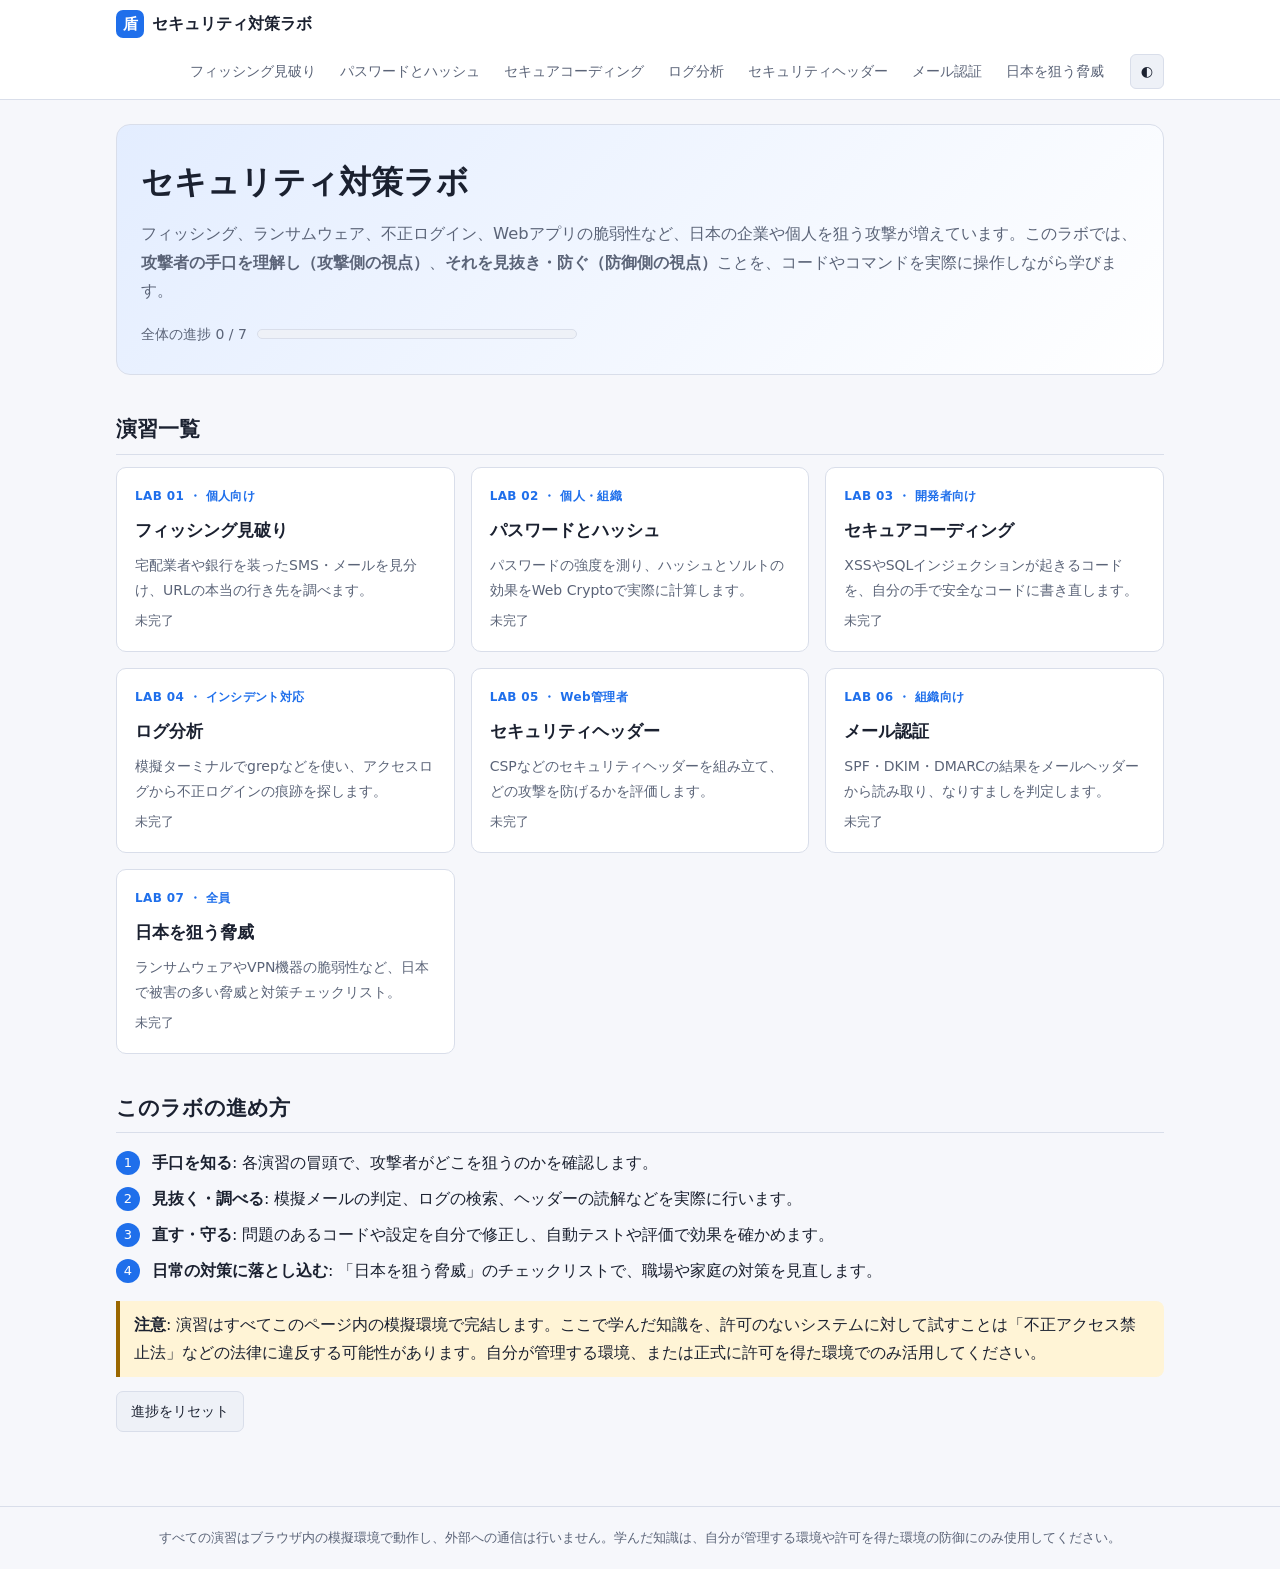
<file: index.html>
<!doctype html>
<html lang="ja">
<head>
<meta charset="utf-8">
<meta name="viewport" content="width=device-width, initial-scale=1">
<title>セキュリティ対策ラボ</title>
<meta name="description" content="日本を狙うサイバー攻撃から身を守るための、手を動かして学ぶセキュリティ対策演習サイト">
<link rel="stylesheet" href="css/style.css?v=2">
<script src="js/common.js?v=2" data-root="."></script>
</head>
<body>
<main>
  <section class="hero">
    <h1>セキュリティ対策ラボ</h1>
    <p class="lead">フィッシング、ランサムウェア、不正ログイン、Webアプリの脆弱性など、日本の企業や個人を狙う攻撃が増えています。このラボでは、<strong>攻撃者の手口を理解し（攻撃側の視点）</strong>、<strong>それを見抜き・防ぐ（防御側の視点）</strong>ことを、コードやコマンドを実際に操作しながら学びます。</p>
    <div class="progress-bar" id="overall"></div>
  </section>

  <h2>演習一覧</h2>
  <div class="grid" id="lab-grid"></div>

  <h2>このラボの進め方</h2>
  <ol class="steps">
    <li><strong>手口を知る</strong>: 各演習の冒頭で、攻撃者がどこを狙うのかを確認します。</li>
    <li><strong>見抜く・調べる</strong>: 模擬メールの判定、ログの検索、ヘッダーの読解などを実際に行います。</li>
    <li><strong>直す・守る</strong>: 問題のあるコードや設定を自分で修正し、自動テストや評価で効果を確かめます。</li>
    <li><strong>日常の対策に落とし込む</strong>: 「日本を狙う脅威」のチェックリストで、職場や家庭の対策を見直します。</li>
  </ol>

  <div class="note warn">
    <strong>注意</strong>: 演習はすべてこのページ内の模擬環境で完結します。ここで学んだ知識を、許可のないシステムに対して試すことは「不正アクセス禁止法」などの法律に違反する可能性があります。自分が管理する環境、または正式に許可を得た環境でのみ活用してください。
  </div>

  <div class="btn-row"><button class="secondary" id="reset">進捗をリセット</button></div>
</main>

<script>
  const desc = {
    'phishing': ['個人向け', '宅配業者や銀行を装ったSMS・メールを見分け、URLの本当の行き先を調べます。'],
    'password': ['個人・組織', 'パスワードの強度を測り、ハッシュとソルトの効果をWeb Cryptoで実際に計算します。'],
    'secure-coding': ['開発者向け', 'XSSやSQLインジェクションが起きるコードを、自分の手で安全なコードに書き直します。'],
    'log-analysis': ['インシデント対応', '模擬ターミナルでgrepなどを使い、アクセスログから不正ログインの痕跡を探します。'],
    'headers': ['Web管理者', 'CSPなどのセキュリティヘッダーを組み立て、どの攻撃を防げるかを評価します。'],
    'email-auth': ['組織向け', 'SPF・DKIM・DMARCの結果をメールヘッダーから読み取り、なりすましを判定します。'],
    'threats': ['全員', 'ランサムウェアやVPN機器の脆弱性など、日本で被害の多い脅威と対策チェックリスト。'],
  };
  const grid = document.getElementById('lab-grid');
  let done = 0;
  SLL.LABS.forEach((l, i) => {
    const isDone = SLL.isDone(l.id);
    if (isDone) done++;
    const a = document.createElement('a');
    a.className = 'card'; a.href = l.file;
    a.innerHTML = `<span class="tag">LAB ${String(i + 1).padStart(2, '0')} ・ ${desc[l.id][0]}</span>
      <h3>${l.title}</h3><p>${desc[l.id][1]}</p>
      <span class="status ${isDone ? 'done' : ''}">${isDone ? '✓ 完了' : '未完了'}</span>`;
    grid.append(a);
  });
  const pct = Math.round(done / SLL.LABS.length * 100);
  document.getElementById('overall').innerHTML =
    `<span>全体の進捗 ${done} / ${SLL.LABS.length}</span><div class="meter"><span style="width:${pct}%;background:var(--ok)"></span></div>`;
  document.getElementById('reset').addEventListener('click', () => {
    if (confirm('すべての進捗をリセットしますか？')) { SLL.reset(); location.reload(); }
  });
</script>
</body>
</html>
</file>
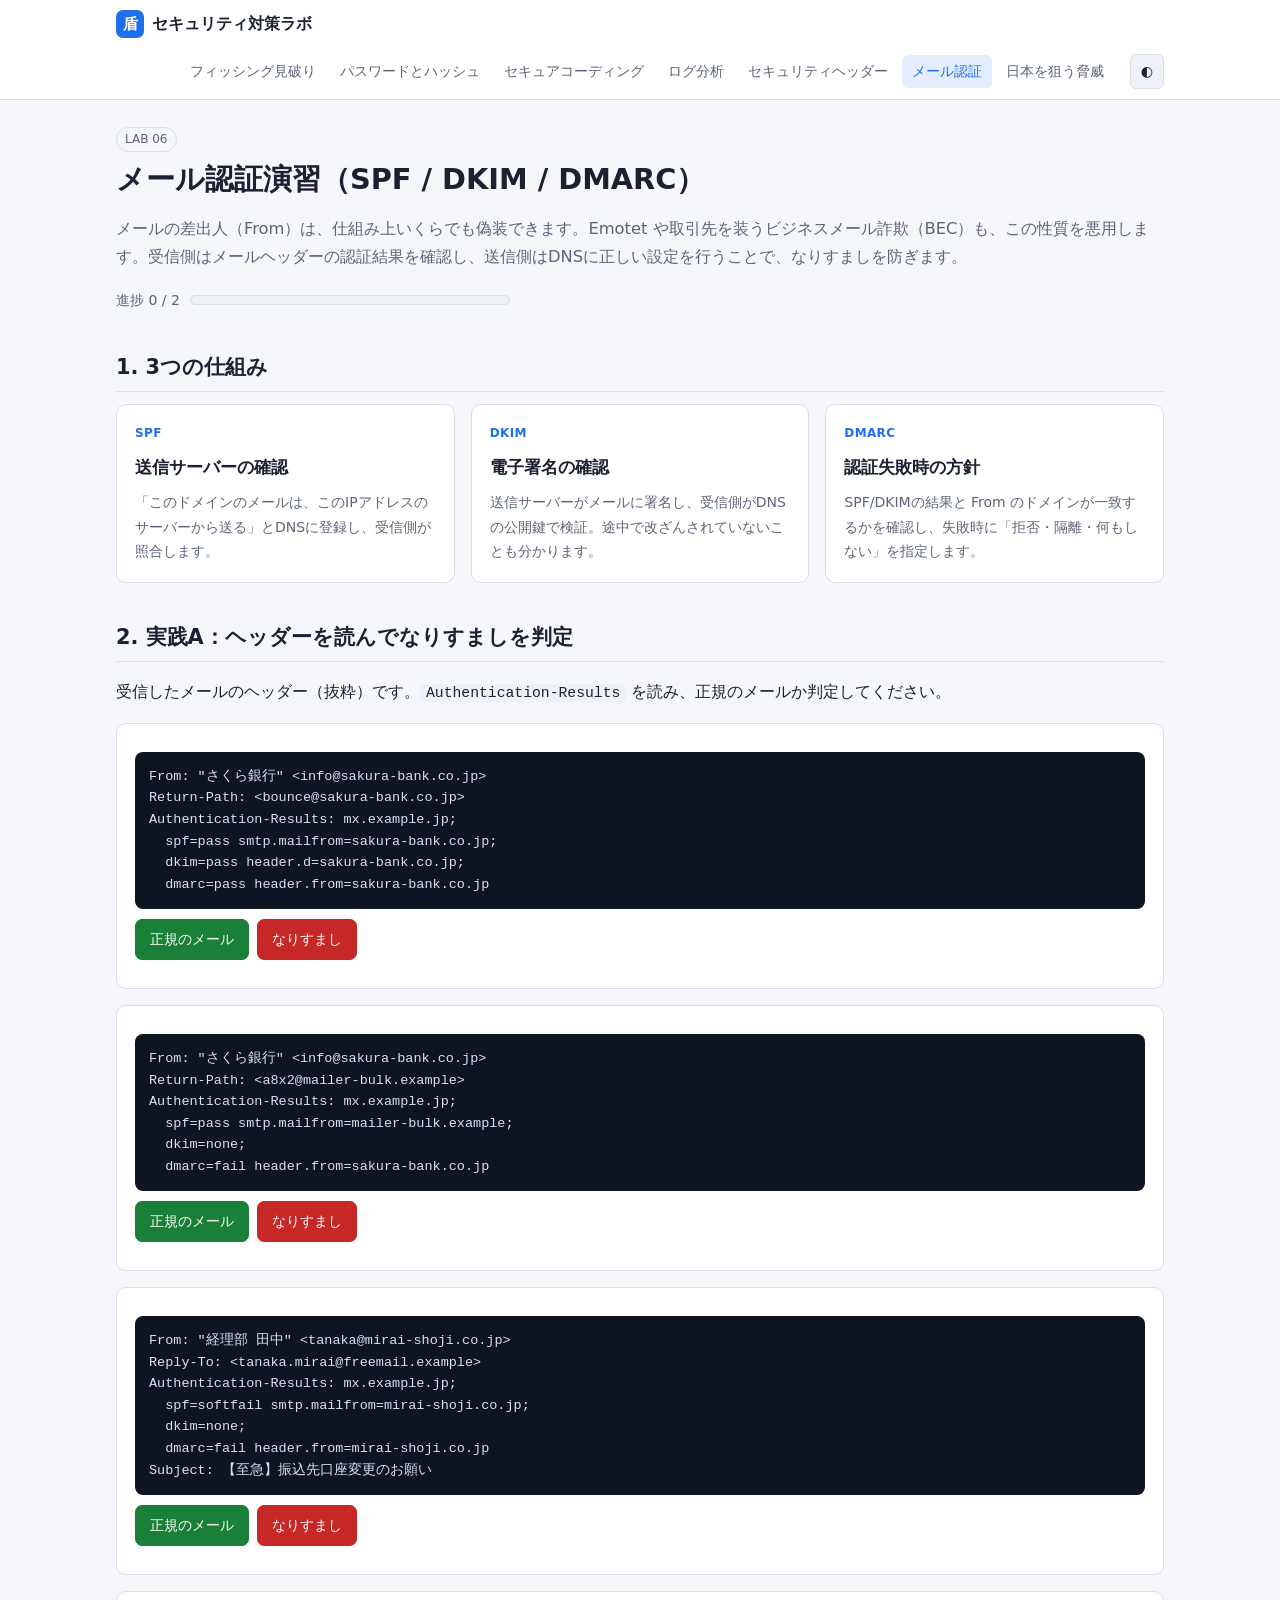
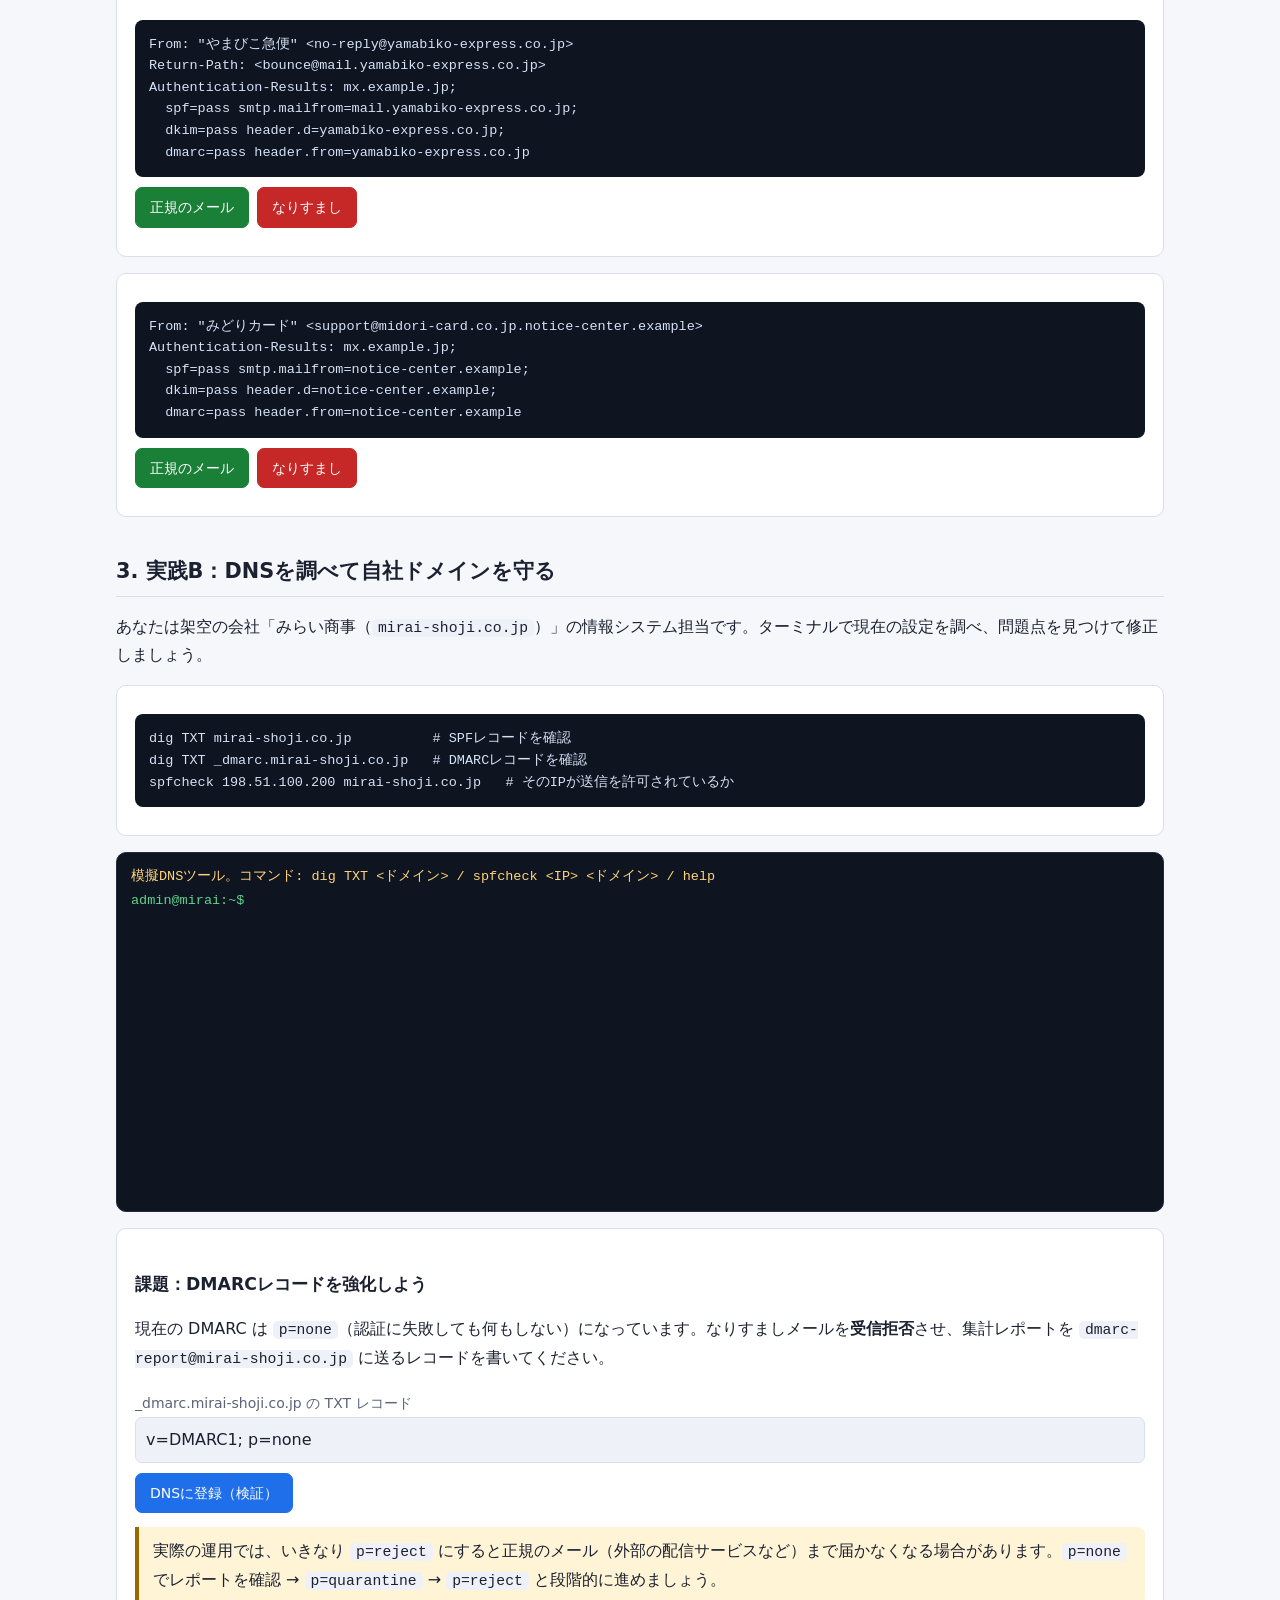
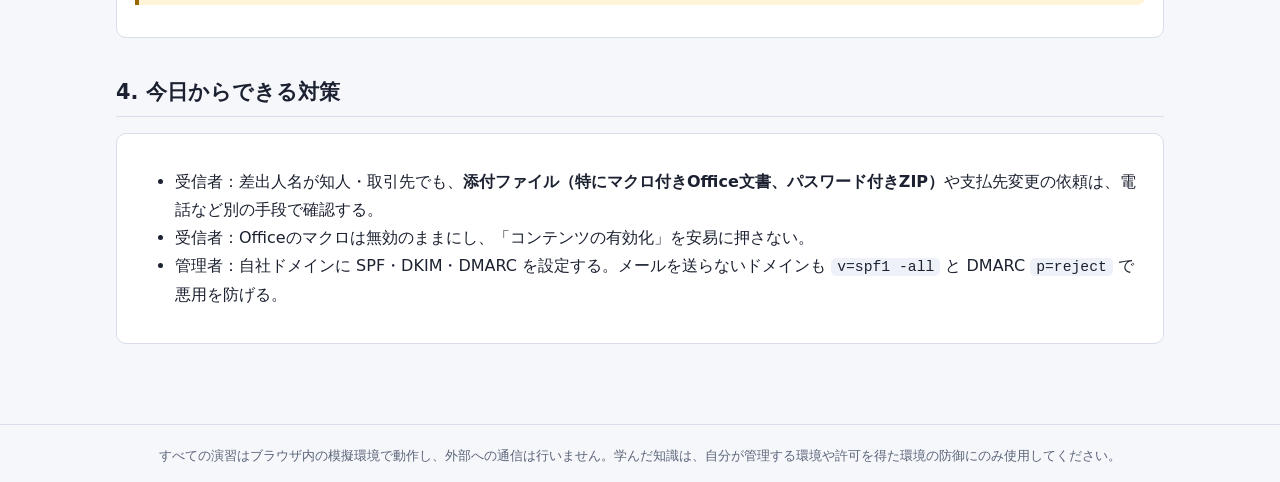
<file: labs/email-auth.html>
<!doctype html>
<html lang="ja">
<head>
<meta charset="utf-8">
<meta name="viewport" content="width=device-width, initial-scale=1">
<title>メール認証演習</title>
<link rel="stylesheet" href="../css/style.css?v=2">
<script src="../js/common.js?v=2" data-root=".."></script>
</head>
<body>
<main>
  <span class="pill">LAB 06</span>
  <h1>メール認証演習（SPF / DKIM / DMARC）</h1>
  <p class="lead">メールの差出人（From）は、仕組み上いくらでも偽装できます。Emotet や取引先を装うビジネスメール詐欺（BEC）も、この性質を悪用します。受信側はメールヘッダーの認証結果を確認し、送信側はDNSに正しい設定を行うことで、なりすましを防ぎます。</p>
  <div class="progress-bar" id="lab-progress"></div>

  <h2>1. 3つの仕組み</h2>
  <div class="grid">
    <div class="card"><span class="tag">SPF</span><h3>送信サーバーの確認</h3><p>「このドメインのメールは、このIPアドレスのサーバーから送る」とDNSに登録し、受信側が照合します。</p></div>
    <div class="card"><span class="tag">DKIM</span><h3>電子署名の確認</h3><p>送信サーバーがメールに署名し、受信側がDNSの公開鍵で検証。途中で改ざんされていないことも分かります。</p></div>
    <div class="card"><span class="tag">DMARC</span><h3>認証失敗時の方針</h3><p>SPF/DKIMの結果と From のドメインが一致するかを確認し、失敗時に「拒否・隔離・何もしない」を指定します。</p></div>
  </div>

  <h2>2. 実践A：ヘッダーを読んでなりすましを判定</h2>
  <p>受信したメールのヘッダー（抜粋）です。<code>Authentication-Results</code> を読み、正規のメールか判定してください。</p>
  <div id="quiz"></div>
  <div id="quiz-score" class="result info" hidden></div>

  <h2>3. 実践B：DNSを調べて自社ドメインを守る</h2>
  <p>あなたは架空の会社「みらい商事（<code>mirai-shoji.co.jp</code>）」の情報システム担当です。ターミナルで現在の設定を調べ、問題点を見つけて修正しましょう。</p>
  <div class="panel">
    <pre class="code">dig TXT mirai-shoji.co.jp          # SPFレコードを確認
dig TXT _dmarc.mirai-shoji.co.jp   # DMARCレコードを確認
spfcheck 198.51.100.200 mirai-shoji.co.jp   # そのIPが送信を許可されているか</pre>
  </div>
  <div id="term"></div>
  <div class="panel">
    <h3>課題：DMARCレコードを強化しよう</h3>
    <p>現在の DMARC は <code>p=none</code>（認証に失敗しても何もしない）になっています。なりすましメールを<strong>受信拒否</strong>させ、集計レポートを <code>dmarc-report@mirai-shoji.co.jp</code> に送るレコードを書いてください。</p>
    <label for="dmarc">_dmarc.mirai-shoji.co.jp の TXT レコード</label>
    <input type="text" id="dmarc" value="v=DMARC1; p=none" spellcheck="false">
    <div class="btn-row"><button id="dmarc-go">DNSに登録（検証）</button></div>
    <div id="dmarc-out"></div>
    <div class="note warn">実際の運用では、いきなり <code>p=reject</code> にすると正規のメール（外部の配信サービスなど）まで届かなくなる場合があります。<code>p=none</code> でレポートを確認 → <code>p=quarantine</code> → <code>p=reject</code> と段階的に進めましょう。</div>
  </div>

  <h2>4. 今日からできる対策</h2>
  <div class="panel">
    <ul>
      <li>受信者：差出人名が知人・取引先でも、<strong>添付ファイル（特にマクロ付きOffice文書、パスワード付きZIP）</strong>や支払先変更の依頼は、電話など別の手段で確認する。</li>
      <li>受信者：Officeのマクロは無効のままにし、「コンテンツの有効化」を安易に押さない。</li>
      <li>管理者：自社ドメインに SPF・DKIM・DMARC を設定する。メールを送らないドメインも <code>v=spf1 -all</code> と DMARC <code>p=reject</code> で悪用を防げる。</li>
    </ul>
  </div>
</main>

<script>
const LAB = 'email-auth', TOTAL = 2;
SLL.renderTaskStatus(LAB, TOTAL);

const QUIZ = [
  { fake: false, h:
`From: "さくら銀行" <info@sakura-bank.co.jp>
Return-Path: <bounce@sakura-bank.co.jp>
Authentication-Results: mx.example.jp;
  spf=pass smtp.mailfrom=sakura-bank.co.jp;
  dkim=pass header.d=sakura-bank.co.jp;
  dmarc=pass header.from=sakura-bank.co.jp`,
    why: 'SPF・DKIM・DMARC がすべて pass で、ドメインも From と一致しています。' },
  { fake: true, h:
`From: "さくら銀行" <info@sakura-bank.co.jp>
Return-Path: <a8x2@mailer-bulk.example>
Authentication-Results: mx.example.jp;
  spf=pass smtp.mailfrom=mailer-bulk.example;
  dkim=none;
  dmarc=fail header.from=sakura-bank.co.jp`,
    why: 'SPFは pass ですが、それは「mailer-bulk.example」というまったく別のドメインとしての結果です。From のドメインと一致しないため DMARC が fail。From を偽装した典型的ななりすましです。' },
  { fake: true, h:
`From: "経理部 田中" <tanaka@mirai-shoji.co.jp>
Reply-To: <tanaka.mirai@freemail.example>
Authentication-Results: mx.example.jp;
  spf=softfail smtp.mailfrom=mirai-shoji.co.jp;
  dkim=none;
  dmarc=fail header.from=mirai-shoji.co.jp
Subject: 【至急】振込先口座変更のお願い`,
    why: 'SPFが softfail、DMARCが fail。さらに Reply-To が別のフリーメールになっており、返信すると攻撃者に届きます。支払先変更の依頼はビジネスメール詐欺の代表的な手口です。' },
  { fake: false, h:
`From: "やまびこ急便" <no-reply@yamabiko-express.co.jp>
Return-Path: <bounce@mail.yamabiko-express.co.jp>
Authentication-Results: mx.example.jp;
  spf=pass smtp.mailfrom=mail.yamabiko-express.co.jp;
  dkim=pass header.d=yamabiko-express.co.jp;
  dmarc=pass header.from=yamabiko-express.co.jp`,
    why: 'サブドメイン mail.yamabiko-express.co.jp から送信されていますが、同じ組織のドメインなので DMARC は pass します。' },
  { fake: true, h:
`From: "みどりカード" <support@midori-card.co.jp.notice-center.example>
Authentication-Results: mx.example.jp;
  spf=pass smtp.mailfrom=notice-center.example;
  dkim=pass header.d=notice-center.example;
  dmarc=pass header.from=notice-center.example`,
    why: '認証はすべて pass ですが、それは攻撃者自身のドメイン notice-center.example として正しく送られているだけです。From のアドレスをよく見ると正規の midori-card.co.jp ではありません。「認証 pass ＝ 安全」ではない点に注意。' },
];
const quizEl = document.getElementById('quiz');
const answered = {};
quizEl.innerHTML = QUIZ.map((q, i) => `<div class="panel"><pre class="code" style="white-space:pre-wrap">${SLL.escapeHtml(q.h)}</pre>
  <div class="btn-row"><button class="ok" data-q="${i}" data-a="0">正規のメール</button><button class="ng" data-q="${i}" data-a="1">なりすまし</button></div><div id="q-r-${i}"></div></div>`).join('');
quizEl.addEventListener('click', e => {
  const i = e.target.dataset.q; if (i === undefined) return;
  const ok = (e.target.dataset.a === '1') === QUIZ[i].fake;
  answered[i] = ok;
  document.getElementById('q-r-' + i).innerHTML = `<div class="result ${ok ? 'ok' : 'ng'}"><strong>${ok ? '正解' : '不正解'}（${QUIZ[i].fake ? 'なりすまし' : '正規'}）</strong><br>${SLL.escapeHtml(QUIZ[i].why)}</div>`;
  const n = Object.keys(answered).length, c = Object.values(answered).filter(Boolean).length;
  const s = document.getElementById('quiz-score'); s.hidden = false;
  s.textContent = `回答 ${n} / ${QUIZ.length}　正解 ${c}` + (n === QUIZ.length ? (c >= 4 ? '　→ 合格です！' : '　→ 4問以上の正解で合格です。') : '');
  if (n === QUIZ.length && c >= 4) SLL.markTask(LAB, 'quiz', TOTAL);
});

// 模擬DNS
const DNS = {
  'mirai-shoji.co.jp': ['"v=spf1 ip4:192.0.2.0/28 include:_spf.mailsvc.example ~all"', '"google-site-verification=xxxx"'],
  '_spf.mailsvc.example': ['"v=spf1 ip4:198.51.100.0/24 -all"'],
  '_dmarc.mirai-shoji.co.jp': ['"v=DMARC1; p=none"'],
  'sakura-bank.co.jp': ['"v=spf1 include:_spf.mailsvc.example -all"'],
  '_dmarc.sakura-bank.co.jp': ['"v=DMARC1; p=reject; rua=mailto:dmarc@sakura-bank.co.jp"'],
};
const ip2n = ip => ip.split('.').reduce((a, b) => a * 256 + +b, 0);
function inCidr(ip, cidr) { const [net, bits = '32'] = cidr.split('/'); const size = 2 ** (32 - +bits); const s = Math.floor(ip2n(net) / size) * size; const n = ip2n(ip); return n >= s && n < s + size; }
function spfEval(ip, domain, depth = 0) {
  const rec = (DNS[domain] || []).map(r => r.replace(/"/g, '')).find(r => r.startsWith('v=spf1'));
  if (!rec || depth > 5) return { result: 'none', trace: [`${domain}: SPFレコードなし`] };
  const trace = [`${'  '.repeat(depth)}${domain}: ${rec}`];
  for (const term of rec.split(/\s+/).slice(1)) {
    if (term.startsWith('ip4:') && inCidr(ip, term.slice(4))) { trace.push(`${'  '.repeat(depth)}  → ${term} に一致`); return { result: 'pass', trace }; }
    if (term.startsWith('include:')) { const r = spfEval(ip, term.slice(8), depth + 1); trace.push(...r.trace); if (r.result === 'pass') return { result: 'pass', trace }; }
    if (/^[-~?+]all$/.test(term)) { const q = { '-': 'fail', '~': 'softfail', '?': 'neutral', '+': 'pass' }[term[0]]; trace.push(depth ? `${'  '.repeat(depth)}  → 一致なし（呼び出し元の次の条件へ）` : `${'  '.repeat(depth)}  → どれにも一致せず ${term} = ${q}`); return { result: q, trace }; }
  }
  return { result: 'neutral', trace };
}
new SLL.Terminal(document.getElementById('term'), {
  prompt: 'admin@mirai:~$ ',
  banner: [{ text: '模擬DNSツール。コマンド: dig TXT <ドメイン> / spfcheck <IP> <ドメイン> / help', cls: 'hl' }, ''],
  handler(line) {
    const a = line.split(/\s+/);
    if (a[0] === 'help') return ['dig TXT <ドメイン>        TXTレコードを表示', 'spfcheck <IP> <ドメイン>  SPF判定をシミュレーション', 'clear'];
    if (a[0] === 'dig') {
      const d = (a[1] && a[1].toUpperCase() === 'TXT' ? a[2] : a[1] || '').replace(/\.$/, '');
      if (!d) return [{ text: '使い方: dig TXT <ドメイン>', cls: 'err' }];
      const r = DNS[d];
      return r ? [';; ANSWER SECTION:', ...r.map(x => `${d}.  3600  IN  TXT  ${x}`)] : [`;; ${d}: レコードが見つかりません (NXDOMAIN)`];
    }
    if (a[0] === 'spfcheck') {
      if (!/^\d+\.\d+\.\d+\.\d+$/.test(a[1] || '') || !a[2]) return [{ text: '使い方: spfcheck <IP> <ドメイン>', cls: 'err' }];
      const r = spfEval(a[1], a[2]);
      return [...r.trace, { text: `結果: spf=${r.result}`, cls: 'hl' }];
    }
    return [{ text: `${a[0]}: コマンドが見つかりません`, cls: 'err' }];
  },
});

document.getElementById('dmarc-go').addEventListener('click', () => {
  const v = document.getElementById('dmarc').value.trim();
  const tags = {};
  v.split(';').map(s => s.trim()).filter(Boolean).forEach(t => { const [k, ...r] = t.split('='); tags[k.trim().toLowerCase()] = r.join('=').trim(); });
  const errs = [];
  if (tags.v !== 'DMARC1') errs.push('先頭は v=DMARC1 にします。');
  if (!v.startsWith('v=DMARC1')) errs.push('v=DMARC1 はレコードの最初に書く必要があります。');
  if (tags.p !== 'reject') errs.push(tags.p === 'quarantine' ? 'p=quarantine は「迷惑メールフォルダへ隔離」です。今回は受信拒否（reject）を指定しましょう。' : 'p= に受信拒否のポリシーを指定しましょう。');
  if (!tags.rua || !/mailto:dmarc-report@mirai-shoji\.co\.jp/i.test(tags.rua)) errs.push('集計レポートの送信先は rua=mailto:アドレス の形式で指定します。');
  document.getElementById('dmarc-out').innerHTML = errs.length
    ? `<div class="result ng"><ul>${errs.map(e => `<li>${e}</li>`).join('')}</ul></div>`
    : `<div class="result ok">登録しました！ <code>${SLL.escapeHtml(v)}</code><br>これで、mirai-shoji.co.jp を偽装したメールは、DMARCに対応した受信サーバーで拒否されるようになります。</div>`;
  if (!errs.length) { DNS['_dmarc.mirai-shoji.co.jp'] = ['"' + v + '"']; SLL.markTask(LAB, 'dmarc', TOTAL); }
});
</script>
</body>
</html>
</file>
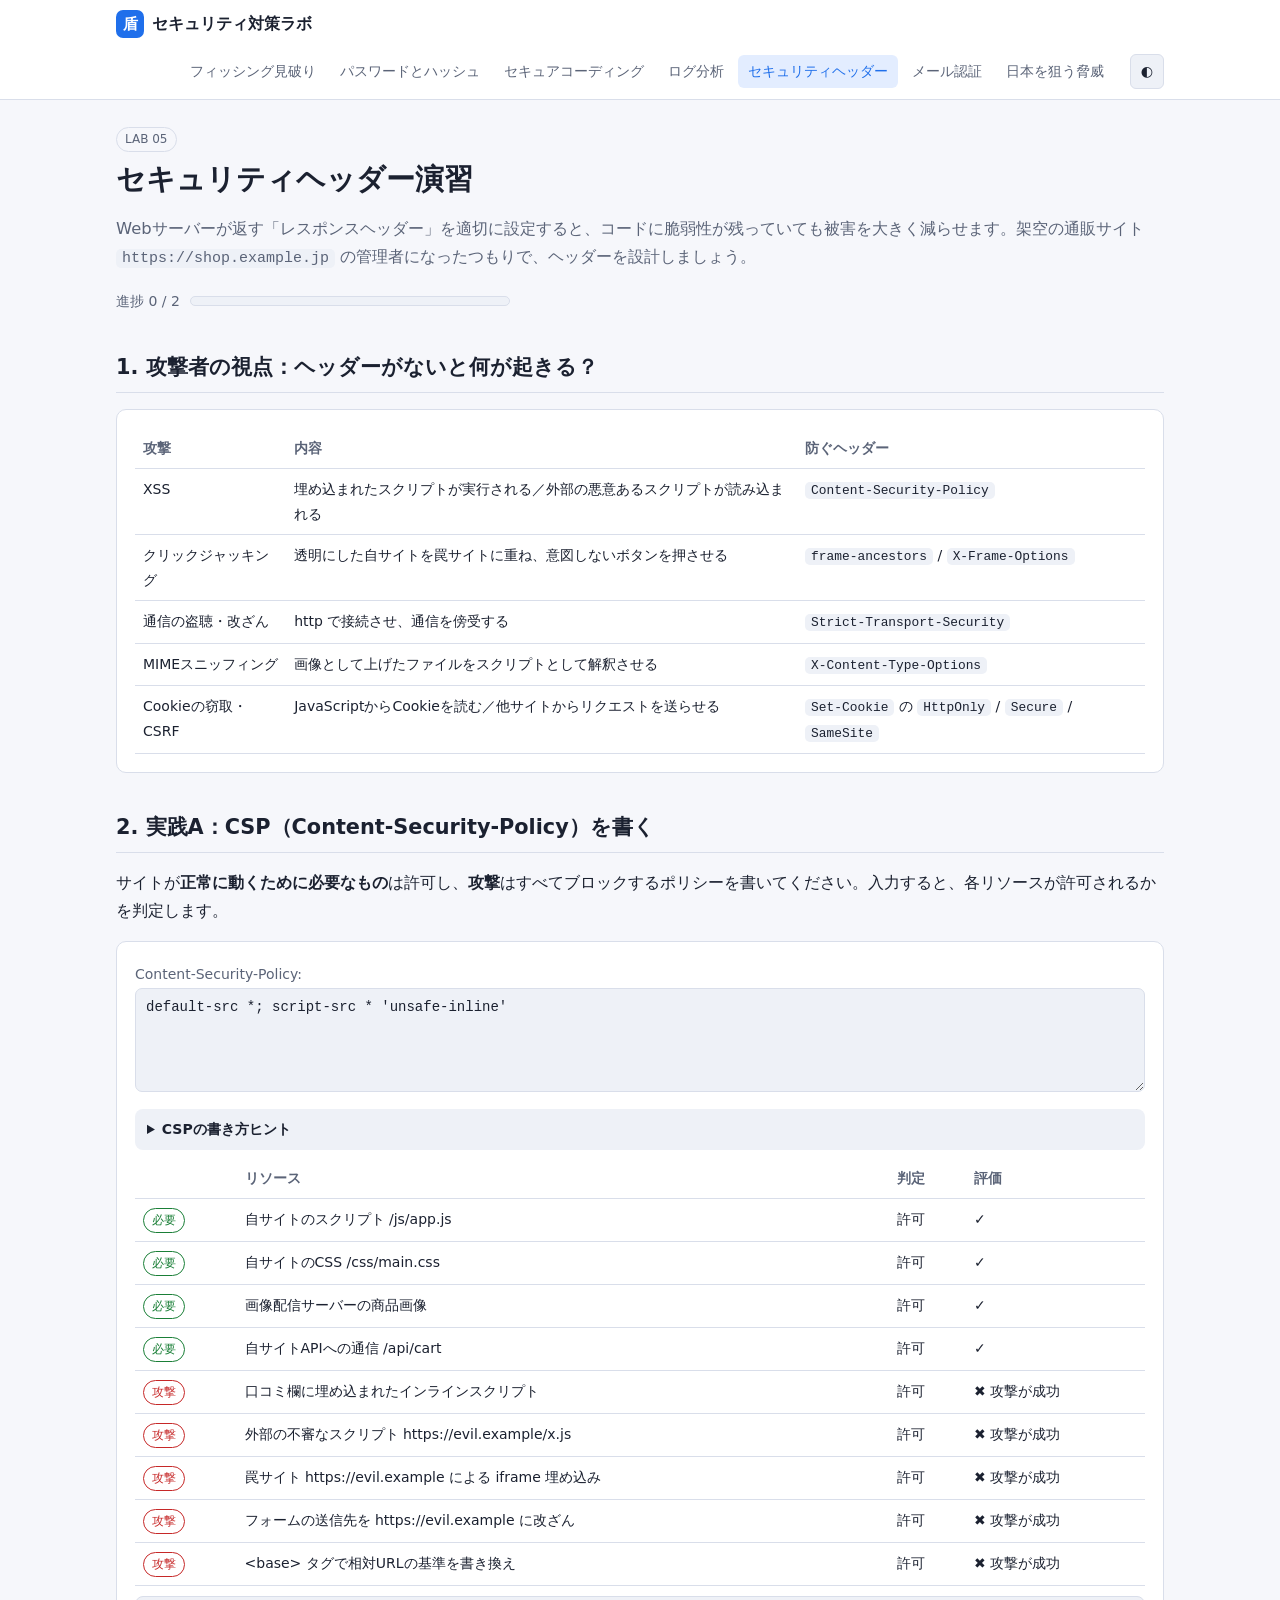
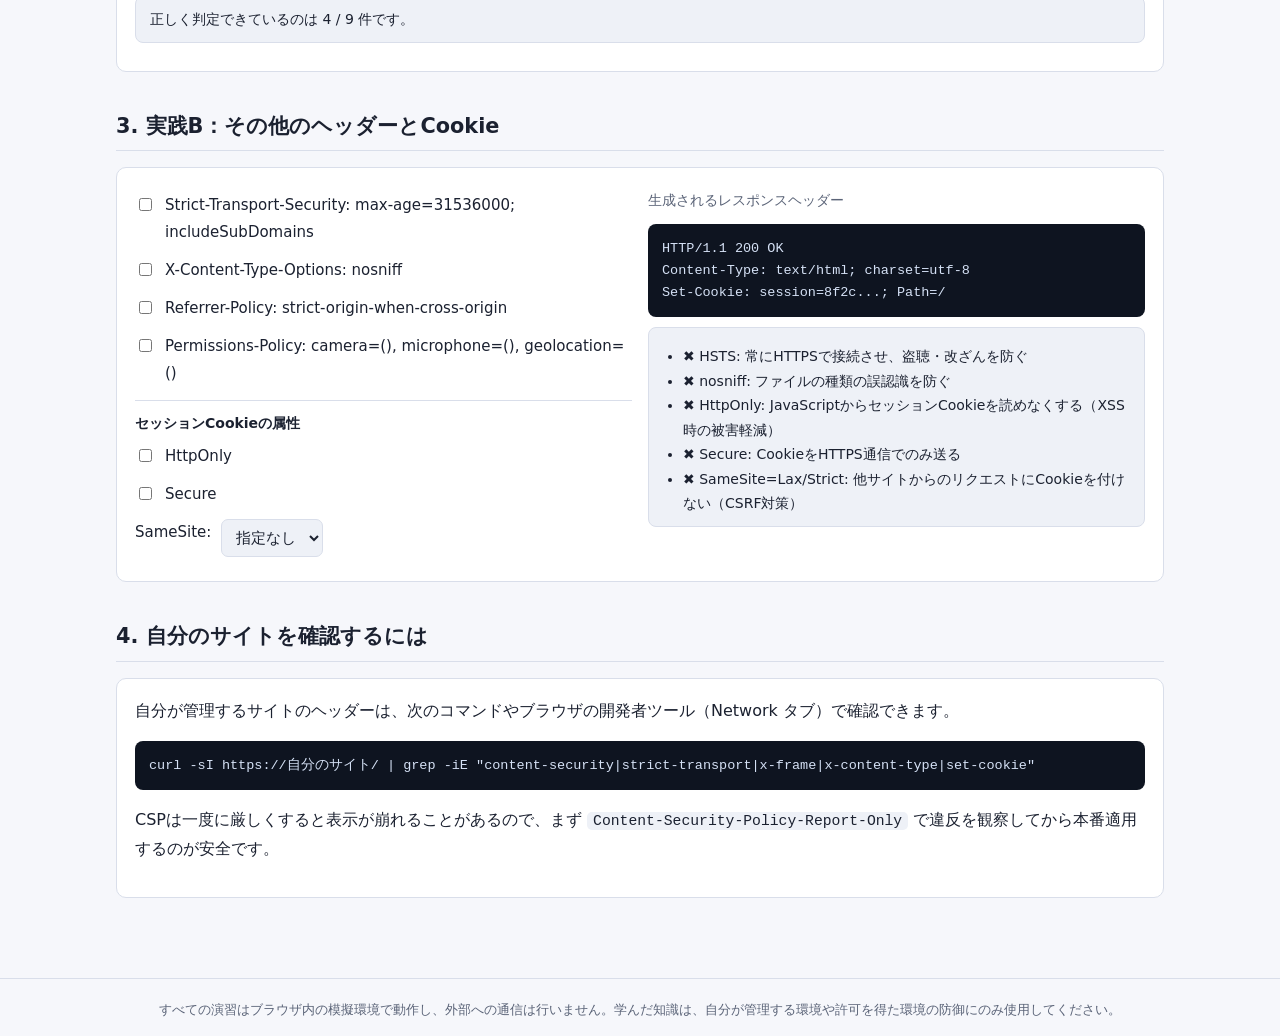
<file: labs/headers.html>
<!doctype html>
<html lang="ja">
<head>
<meta charset="utf-8">
<meta name="viewport" content="width=device-width, initial-scale=1">
<title>セキュリティヘッダー演習</title>
<link rel="stylesheet" href="../css/style.css?v=2">
<script src="../js/common.js?v=2" data-root=".."></script>
</head>
<body>
<main>
  <span class="pill">LAB 05</span>
  <h1>セキュリティヘッダー演習</h1>
  <p class="lead">Webサーバーが返す「レスポンスヘッダー」を適切に設定すると、コードに脆弱性が残っていても被害を大きく減らせます。架空の通販サイト <code>https://shop.example.jp</code> の管理者になったつもりで、ヘッダーを設計しましょう。</p>
  <div class="progress-bar" id="lab-progress"></div>

  <h2>1. 攻撃者の視点：ヘッダーがないと何が起きる？</h2>
  <div class="table-wrap panel">
    <table class="t">
      <tr><th>攻撃</th><th>内容</th><th>防ぐヘッダー</th></tr>
      <tr><td>XSS</td><td>埋め込まれたスクリプトが実行される／外部の悪意あるスクリプトが読み込まれる</td><td><code>Content-Security-Policy</code></td></tr>
      <tr><td>クリックジャッキング</td><td>透明にした自サイトを罠サイトに重ね、意図しないボタンを押させる</td><td><code>frame-ancestors</code> / <code>X-Frame-Options</code></td></tr>
      <tr><td>通信の盗聴・改ざん</td><td>http で接続させ、通信を傍受する</td><td><code>Strict-Transport-Security</code></td></tr>
      <tr><td>MIMEスニッフィング</td><td>画像として上げたファイルをスクリプトとして解釈させる</td><td><code>X-Content-Type-Options</code></td></tr>
      <tr><td>Cookieの窃取・CSRF</td><td>JavaScriptからCookieを読む／他サイトからリクエストを送らせる</td><td><code>Set-Cookie</code> の <code>HttpOnly</code> / <code>Secure</code> / <code>SameSite</code></td></tr>
    </table>
  </div>

  <h2>2. 実践A：CSP（Content-Security-Policy）を書く</h2>
  <p>サイトが<strong>正常に動くために必要なもの</strong>は許可し、<strong>攻撃</strong>はすべてブロックするポリシーを書いてください。入力すると、各リソースが許可されるかを判定します。</p>
  <div class="panel">
    <label for="csp">Content-Security-Policy:</label>
    <textarea id="csp" rows="4" spellcheck="false">default-src *; script-src * 'unsafe-inline'</textarea>
    <details><summary>CSPの書き方ヒント</summary>
      <ul>
        <li>ディレクティブを <code>;</code> で区切って並べます。例: <code>default-src 'self'; img-src 'self' https://img.example</code></li>
        <li><code>'self'</code> = 自分と同じオリジン、<code>'none'</code> = すべて禁止、<code>https://host</code> = 指定ホストのみ</li>
        <li><code>default-src</code> は、個別の指定がないリソース種別の既定値です。</li>
        <li><code>frame-ancestors</code>・<code>form-action</code>・<code>base-uri</code> は <code>default-src</code> の影響を受けないので、個別に指定が必要です。</li>
        <li><code>'unsafe-inline'</code> を許可すると、埋め込まれたインラインスクリプトも実行されてしまいます。</li>
      </ul>
    </details>
    <div id="csp-out"></div>
  </div>

  <h2>3. 実践B：その他のヘッダーとCookie</h2>
  <div class="panel two-col">
    <div class="checklist" id="hdr-opts">
      <label><input type="checkbox" data-k="hsts"> Strict-Transport-Security: max-age=31536000; includeSubDomains</label>
      <label><input type="checkbox" data-k="nosniff"> X-Content-Type-Options: nosniff</label>
      <label><input type="checkbox" data-k="referrer"> Referrer-Policy: strict-origin-when-cross-origin</label>
      <label><input type="checkbox" data-k="perm"> Permissions-Policy: camera=(), microphone=(), geolocation=()</label>
      <hr style="border:none;border-top:1px solid var(--border);width:100%">
      <strong style="font-size:14px">セッションCookieの属性</strong>
      <label><input type="checkbox" data-k="httponly"> HttpOnly</label>
      <label><input type="checkbox" data-k="secure"> Secure</label>
      <label>SameSite: <select data-k="samesite" style="width:auto"><option value="">指定なし</option><option>None</option><option>Lax</option><option>Strict</option></select></label>
    </div>
    <div>
      <label>生成されるレスポンスヘッダー</label>
      <pre class="code" id="hdr-preview"></pre>
      <div id="hdr-out"></div>
    </div>
  </div>

  <h2>4. 自分のサイトを確認するには</h2>
  <div class="panel">
    <p style="margin-top:0">自分が管理するサイトのヘッダーは、次のコマンドやブラウザの開発者ツール（Network タブ）で確認できます。</p>
    <pre class="code">curl -sI https://自分のサイト/ | grep -iE "content-security|strict-transport|x-frame|x-content-type|set-cookie"</pre>
    <p>CSPは一度に厳しくすると表示が崩れることがあるので、まず <code>Content-Security-Policy-Report-Only</code> で違反を観察してから本番適用するのが安全です。</p>
  </div>
</main>

<script>
const LAB = 'headers', TOTAL = 2;
SLL.renderTaskStatus(LAB, TOTAL);
const ORIGIN = 'https://shop.example.jp';

// 判定対象のリソース
const RES = [
  { legit: true, label: '自サイトのスクリプト /js/app.js', dir: 'script-src', url: ORIGIN + '/js/app.js' },
  { legit: true, label: '自サイトのCSS /css/main.css', dir: 'style-src', url: ORIGIN + '/css/main.css' },
  { legit: true, label: '画像配信サーバーの商品画像', dir: 'img-src', url: 'https://img.cdn-example.jp/items/12.jpg' },
  { legit: true, label: '自サイトAPIへの通信 /api/cart', dir: 'connect-src', url: ORIGIN + '/api/cart' },
  { legit: false, label: '口コミ欄に埋め込まれたインラインスクリプト', dir: 'script-src', inline: true },
  { legit: false, label: '外部の不審なスクリプト https://evil.example/x.js', dir: 'script-src', url: 'https://evil.example/x.js' },
  { legit: false, label: '罠サイト https://evil.example による iframe 埋め込み', dir: 'frame-ancestors', url: 'https://evil.example', noDefault: true },
  { legit: false, label: 'フォームの送信先を https://evil.example に改ざん', dir: 'form-action', url: 'https://evil.example/steal', noDefault: true },
  { legit: false, label: '<base> タグで相対URLの基準を書き換え', dir: 'base-uri', url: 'https://evil.example/', noDefault: true },
];

function parseCsp(text) {
  const map = {};
  text.split(';').map(s => s.trim()).filter(Boolean).forEach(d => {
    const [name, ...vals] = d.split(/\s+/);
    const k = name.toLowerCase();
    if (!(k in map)) map[k] = vals;
  });
  return map;
}
function matchSource(src, url) {
  const u = new URL(url);
  const s = src.toLowerCase();
  if (s === '*') return true;
  if (s === "'self'") return u.origin === ORIGIN;
  if (/^[a-z]+:$/.test(s)) return u.protocol === s;
  let m = s.match(/^(?:(https?):\/\/)?(\*\.)?([^/:]+)(?::\d+)?(\/.*)?$/);
  if (!m || s.startsWith("'")) return false;
  if (m[1] && m[1] + ':' !== u.protocol) return false;
  if (m[2]) return u.hostname.endsWith('.' + m[3]);
  return u.hostname === m[3];
}
function allowed(map, r) {
  let list = map[r.dir];
  if (!list && !r.noDefault) list = map['default-src'];
  if (!list) return true; // 指定なし＝制限なし
  if (list.map(x => x.toLowerCase()).includes("'none'")) return false;
  if (r.inline) return list.map(x => x.toLowerCase()).includes("'unsafe-inline'");
  return list.some(s => matchSource(s, r.url));
}
const cspEl = document.getElementById('csp');
function evalCsp() {
  const map = parseCsp(cspEl.value);
  let good = 0;
  const rows = RES.map(r => {
    const a = allowed(map, r), ok = a === r.legit;
    if (ok) good++;
    return `<tr><td>${r.legit ? '<span class="pill green">必要</span>' : '<span class="pill red">攻撃</span>'}</td><td>${SLL.escapeHtml(r.label)}</td>
      <td>${a ? '許可' : 'ブロック'}</td><td>${ok ? '✓' : (r.legit ? '✖ サイトが壊れる' : '✖ 攻撃が成功')}</td></tr>`;
  });
  const all = good === RES.length;
  document.getElementById('csp-out').innerHTML = `<div class="table-wrap"><table class="t"><tr><th></th><th>リソース</th><th>判定</th><th>評価</th></tr>${rows.join('')}</table></div>
    <div class="result ${all ? 'ok' : 'info'}">${all ? '✓ 完璧です！必要なものだけを許可し、攻撃はすべてブロックできています。' : `正しく判定できているのは ${good} / ${RES.length} 件です。`}</div>`;
  if (all) SLL.markTask(LAB, 'csp', TOTAL);
}
cspEl.addEventListener('input', evalCsp);
evalCsp();

// その他ヘッダー
const opts = document.getElementById('hdr-opts');
function evalHdr() {
  const v = k => { const el = opts.querySelector(`[data-k="${k}"]`); return el.type === 'checkbox' ? el.checked : el.value; };
  const lines = ['HTTP/1.1 200 OK', 'Content-Type: text/html; charset=utf-8'];
  if (v('hsts')) lines.push('Strict-Transport-Security: max-age=31536000; includeSubDomains');
  if (v('nosniff')) lines.push('X-Content-Type-Options: nosniff');
  if (v('referrer')) lines.push('Referrer-Policy: strict-origin-when-cross-origin');
  if (v('perm')) lines.push('Permissions-Policy: camera=(), microphone=(), geolocation=()');
  const cookie = ['Set-Cookie: session=8f2c...; Path=/'];
  if (v('httponly')) cookie.push('HttpOnly');
  if (v('secure')) cookie.push('Secure');
  if (v('samesite')) cookie.push('SameSite=' + v('samesite'));
  lines.push(cookie.join('; '));
  document.getElementById('hdr-preview').textContent = lines.join('\n');

  const checks = [
    [v('hsts'), 'HSTS: 常にHTTPSで接続させ、盗聴・改ざんを防ぐ'],
    [v('nosniff'), 'nosniff: ファイルの種類の誤認識を防ぐ'],
    [v('httponly'), 'HttpOnly: JavaScriptからセッションCookieを読めなくする（XSS時の被害軽減）'],
    [v('secure'), 'Secure: CookieをHTTPS通信でのみ送る'],
    [v('samesite') === 'Lax' || v('samesite') === 'Strict', 'SameSite=Lax/Strict: 他サイトからのリクエストにCookieを付けない（CSRF対策）'],
  ];
  const n = checks.filter(c => c[0]).length;
  let warn = '';
  if (v('samesite') === 'None' && !v('secure')) warn = '<div class="result ng">SameSite=None を使う場合は Secure 属性が必須です。</div>';
  document.getElementById('hdr-out').innerHTML = `<div class="result ${n === checks.length ? 'ok' : 'info'}"><ul>${checks.map(c => `<li>${c[0] ? '✓' : '✖'} ${c[1]}</li>`).join('')}</ul></div>${warn}`;
  if (n === checks.length) SLL.markTask(LAB, 'headers', TOTAL);
}
opts.addEventListener('change', evalHdr);
evalHdr();
</script>
</body>
</html>
</file>
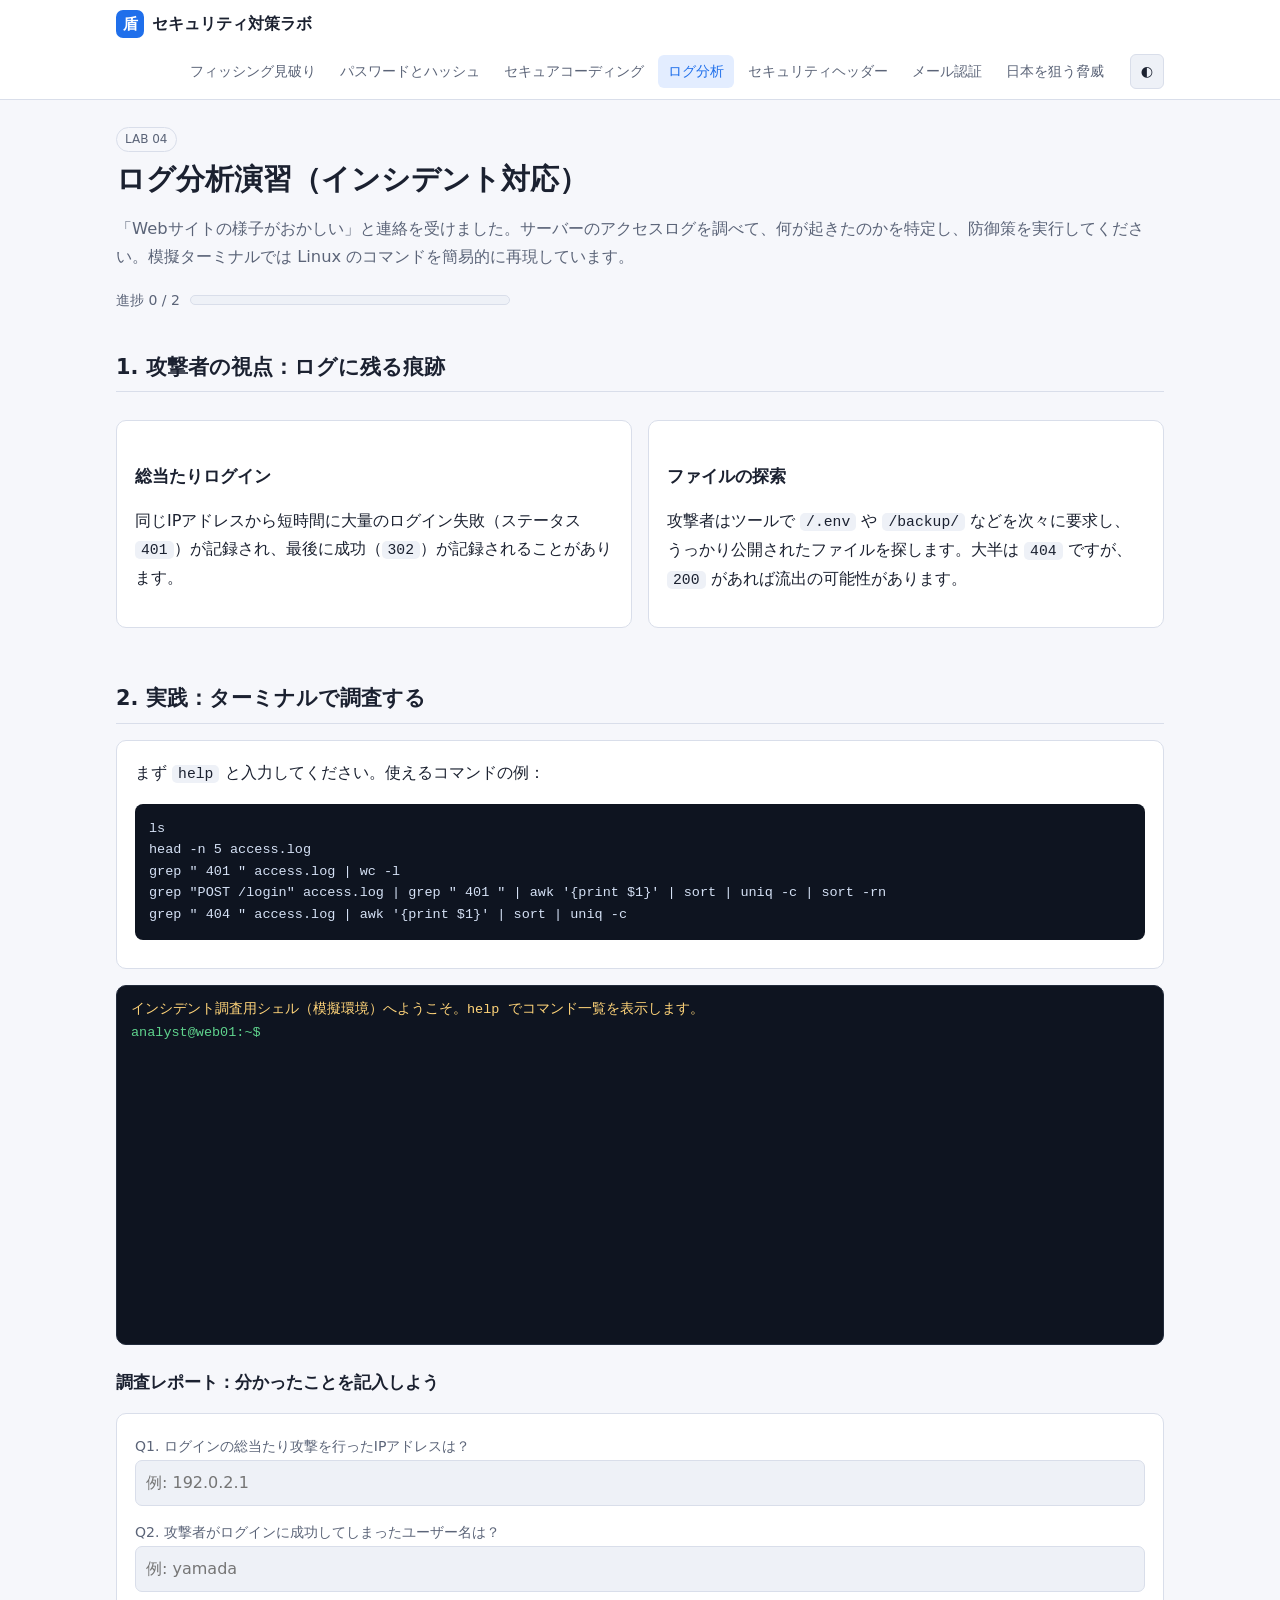
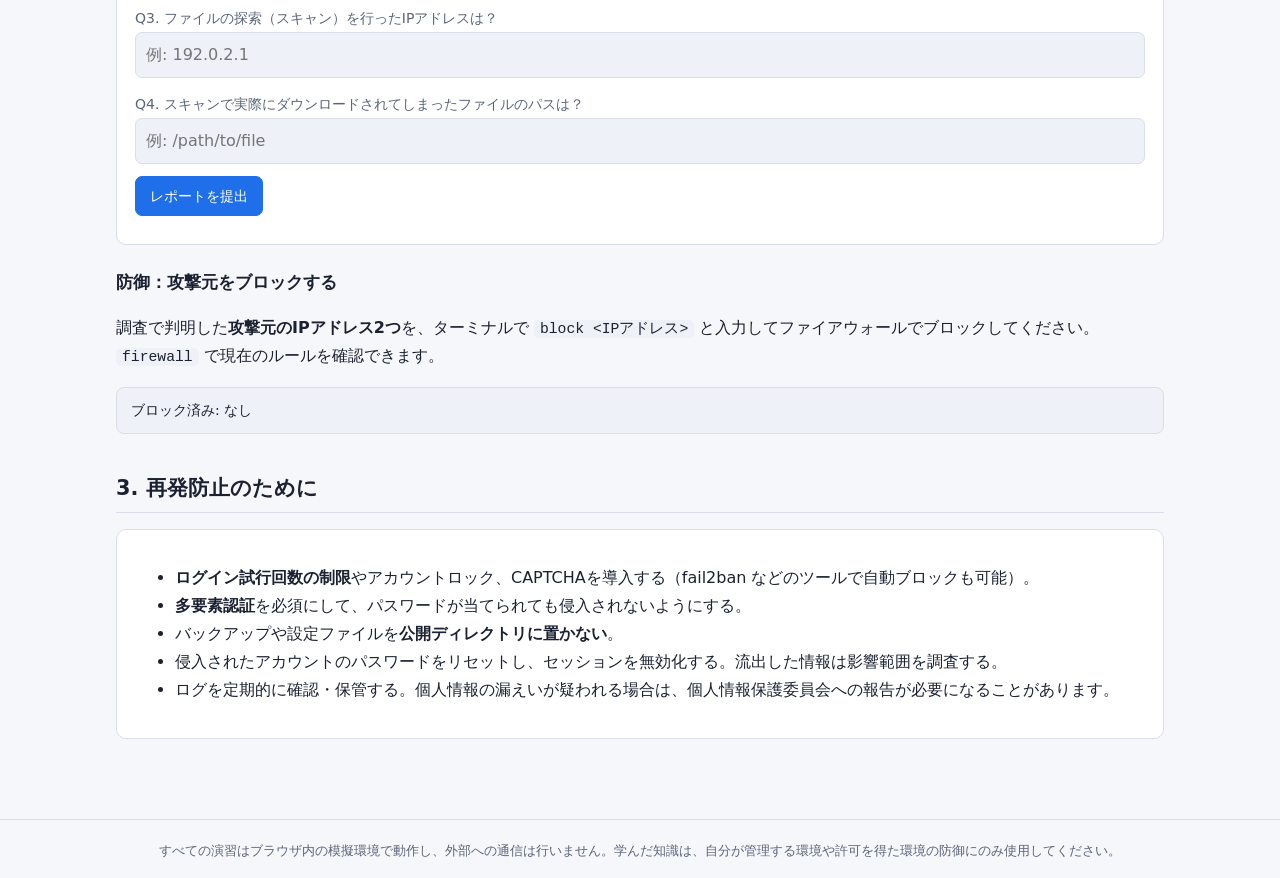
<file: labs/log-analysis.html>
<!doctype html>
<html lang="ja">
<head>
<meta charset="utf-8">
<meta name="viewport" content="width=device-width, initial-scale=1">
<title>ログ分析演習</title>
<link rel="stylesheet" href="../css/style.css?v=2">
<script src="../js/common.js?v=2" data-root=".."></script>
</head>
<body>
<main>
  <span class="pill">LAB 04</span>
  <h1>ログ分析演習（インシデント対応）</h1>
  <p class="lead">「Webサイトの様子がおかしい」と連絡を受けました。サーバーのアクセスログを調べて、何が起きたのかを特定し、防御策を実行してください。模擬ターミナルでは Linux のコマンドを簡易的に再現しています。</p>
  <div class="progress-bar" id="lab-progress"></div>

  <h2>1. 攻撃者の視点：ログに残る痕跡</h2>
  <div class="two-col">
    <div class="panel"><h3>総当たりログイン</h3><p>同じIPアドレスから短時間に大量のログイン失敗（ステータス <code>401</code>）が記録され、最後に成功（<code>302</code>）が記録されることがあります。</p></div>
    <div class="panel"><h3>ファイルの探索</h3><p>攻撃者はツールで <code>/.env</code> や <code>/backup/</code> などを次々に要求し、うっかり公開されたファイルを探します。大半は <code>404</code> ですが、<code>200</code> があれば流出の可能性があります。</p></div>
  </div>

  <h2>2. 実践：ターミナルで調査する</h2>
  <div class="panel">
    <p style="margin-top:0">まず <code>help</code> と入力してください。使えるコマンドの例：</p>
    <pre class="code">ls
head -n 5 access.log
grep " 401 " access.log | wc -l
grep "POST /login" access.log | grep " 401 " | awk '{print $1}' | sort | uniq -c | sort -rn
grep " 404 " access.log | awk '{print $1}' | sort | uniq -c</pre>
  </div>
  <div id="term"></div>

  <h3>調査レポート：分かったことを記入しよう</h3>
  <div class="panel" id="report"></div>

  <h3>防御：攻撃元をブロックする</h3>
  <p>調査で判明した<strong>攻撃元のIPアドレス2つ</strong>を、ターミナルで <code>block &lt;IPアドレス&gt;</code> と入力してファイアウォールでブロックしてください。<code>firewall</code> で現在のルールを確認できます。</p>
  <div id="block-status"></div>

  <h2>3. 再発防止のために</h2>
  <div class="panel">
    <ul>
      <li><strong>ログイン試行回数の制限</strong>やアカウントロック、CAPTCHAを導入する（fail2ban などのツールで自動ブロックも可能）。</li>
      <li><strong>多要素認証</strong>を必須にして、パスワードが当てられても侵入されないようにする。</li>
      <li>バックアップや設定ファイルを<strong>公開ディレクトリに置かない</strong>。</li>
      <li>侵入されたアカウントのパスワードをリセットし、セッションを無効化する。流出した情報は影響範囲を調査する。</li>
      <li>ログを定期的に確認・保管する。個人情報の漏えいが疑われる場合は、個人情報保護委員会への報告が必要になることがあります。</li>
    </ul>
  </div>
</main>

<script>
const LAB = 'log-analysis', TOTAL = 2;
SLL.renderTaskStatus(LAB, TOTAL);

// ===== ログ生成（毎回同じ内容になるよう疑似乱数を固定） =====
let seed = 20261021;
const rnd = () => (seed = (seed * 1103515245 + 12345) % 2147483648) / 2147483648;
const pick = a => a[Math.floor(rnd() * a.length)];
const NORMAL_IPS = ['192.0.2.10', '192.0.2.24', '192.0.2.31', '192.0.2.55', '192.0.2.78', '198.51.100.4', '198.51.100.61', '203.0.113.15', '203.0.113.40'];
const PAGES = ['/', '/products', '/products/12', '/products/31', '/about', '/contact', '/news', '/css/style.css', '/js/app.js', '/img/logo.png'];
const BRUTE = '198.51.100.23', SCAN = '203.0.113.77';
const entries = [];
const base = Date.UTC(2026, 9, 21, 0, 0, 0); // 09:00 JST
const push = (t, ip, method, path, status, size, extra = '-') => entries.push({ t, ip, method, path, status, size, extra });
for (let i = 0; i < 180; i++) push(base + Math.floor(rnd() * 3 * 3600e3), pick(NORMAL_IPS), 'GET', pick(PAGES), 200, 500 + Math.floor(rnd() * 9000));
for (let i = 0; i < 6; i++) push(base + Math.floor(rnd() * 3 * 3600e3), pick(NORMAL_IPS), 'POST', '/login', i === 2 ? 401 : 302, 320, `user=${pick(['yamada', 'kato', 'ito'])}`);
push(base + 5000e3, '192.0.2.24', 'POST', '/login', 401, 320, 'user=kato');
const USERS = ['admin', 'root', 'test', 'user', 'staff01', 'info', 'webmaster', 'guest'];
let bt = base + 3600e3;
for (let i = 0; i < 64; i++) { bt += 1000 + Math.floor(rnd() * 2000); push(bt, BRUTE, 'POST', '/login', 401, 320, `user=${USERS[i % USERS.length]}`); }
bt += 1500; push(bt, BRUTE, 'POST', '/login', 302, 320, 'user=staff01');
bt += 2000; push(bt, BRUTE, 'GET', '/mypage', 200, 4210);
bt += 2000; push(bt, BRUTE, 'GET', '/mypage/customers/export', 200, 182330);
const SCAN_PATHS = ['/.env', '/.git/config', '/wp-admin/', '/wp-login.php', '/phpmyadmin/', '/admin/', '/config.php.bak', '/backup.zip', '/backup/', '/backup/db_backup.sql', '/server-status', '/debug.log'];
let st = base + 7600e3;
SCAN_PATHS.forEach(p => { st += 400 + Math.floor(rnd() * 600); push(st, SCAN, 'GET', p, p === '/backup/db_backup.sql' ? 200 : p === '/backup/' ? 403 : 404, p === '/backup/db_backup.sql' ? 5242880 : 196); });
entries.sort((a, b) => a.t - b.t);
const fmtTime = t => {
  const d = new Date(t + 9 * 3600e3);
  const p = n => String(n).padStart(2, '0');
  return `${p(d.getUTCDate())}/Oct/${d.getUTCFullYear()}:${p(d.getUTCHours())}:${p(d.getUTCMinutes())}:${p(d.getUTCSeconds())} +0900`;
};
const ACCESS = entries.map(e => `${e.ip} - - [${fmtTime(e.t)}] "${e.method} ${e.path} HTTP/1.1" ${e.status} ${e.size} "${e.extra}"`);
const FILES = {
  'access.log': ACCESS,
  'README.txt': ['調査メモ', '・access.log は本日 09:00〜12:00 のWebサーバーのアクセスログです。', '・書式: IP - - [日時] "メソッド パス" ステータス サイズ "追加情報"', '・401 = 認証失敗 / 302 = ログイン成功後のリダイレクト / 404 = 存在しない'],
};
const blocked = new Set();

// ===== 簡易シェル =====
function tokenize(s) {
  const out = []; let cur = '', q = null, has = false;
  for (const ch of s) {
    if (q) { if (ch === q) q = null; else cur += ch; }
    else if (ch === '"' || ch === "'") { q = ch; has = true; }
    else if (/\s/.test(ch)) { if (cur || has) { out.push(cur); cur = ''; has = false; } }
    else cur += ch;
  }
  if (cur || has) out.push(cur);
  return out;
}
function splitPipes(s) {
  const parts = []; let cur = '', q = null;
  for (const ch of s) {
    if (q) { if (ch === q) q = null; cur += ch; }
    else if (ch === '"' || ch === "'") { q = ch; cur += ch; }
    else if (ch === '|') { parts.push(cur); cur = ''; }
    else cur += ch;
  }
  parts.push(cur);
  return parts.map(p => p.trim());
}
function readInput(args, stdin) {
  const f = args.find(a => !a.startsWith('-'));
  if (f !== undefined && stdin === null) {
    if (!FILES[f]) throw new Error(`${f}: そのようなファイルはありません`);
    return FILES[f];
  }
  return stdin || [];
}
const CMDS = {
  help: () => ['使えるコマンド:',
    '  ls / cat FILE / head [-n N] FILE / tail [-n N] FILE',
    '  grep [-i] [-v] [-c] "文字列" FILE   … 文字列を含む行を抽出',
    '  wc -l                               … 行数を数える',
    "  awk '{print $N}'                    … N番目の列を取り出す（空白区切り）",
    '  sort [-n] [-r] / uniq [-c]           … 並べ替え / 重複をまとめて数える',
    '  block IP / unblock IP / firewall    … ファイアウォール操作',
    '  clear                               … 画面を消去',
    '  「|」（パイプ）で複数のコマンドをつなげられます。'],
  ls: () => Object.keys(FILES),
  cat: (a, i) => readInput(a, i),
  head: (a, i) => { const n = a[0] === '-n' ? +a[1] : 10; return readInput(a[0] === '-n' ? a.slice(2) : a, i).slice(0, n); },
  tail: (a, i) => { const n = a[0] === '-n' ? +a[1] : 10; return readInput(a[0] === '-n' ? a.slice(2) : a, i).slice(-n); },
  grep: (a, i) => {
    const flags = a.filter(x => /^-[ivc]+$/.test(x)).join('');
    const rest = a.filter(x => !/^-[ivc]+$/.test(x));
    if (!rest.length) throw new Error('grep: 検索する文字列を指定してください');
    const pat = rest[0], lines = readInput(rest.slice(1), i);
    const ci = flags.includes('i'), inv = flags.includes('v');
    const m = lines.filter(l => (ci ? l.toLowerCase().includes(pat.toLowerCase()) : l.includes(pat)) !== inv);
    return flags.includes('c') ? [String(m.length)] : m;
  },
  wc: (a, i) => [String(readInput(a.filter(x => x !== '-l'), i).length)],
  awk: (a, i) => {
    const m = (a[0] || '').match(/^\{\s*print\s+\$(\d+)\s*\}$/);
    if (!m) throw new Error("awk: この演習では '{print $N}' の形式のみ対応しています");
    const n = +m[1];
    return readInput(a.slice(1), i).map(l => n === 0 ? l : (l.split(/\s+/)[n - 1] || ''));
  },
  sort: (a, i) => {
    const num = a.some(x => /^-\w*n/.test(x)), rev = a.some(x => /^-\w*r/.test(x));
    const lines = readInput(a.filter(x => !x.startsWith('-')), i).slice();
    lines.sort(num ? (x, y) => parseFloat(x) - parseFloat(y) : (x, y) => (x < y ? -1 : x > y ? 1 : 0));
    return rev ? lines.reverse() : lines;
  },
  uniq: (a, i) => {
    const c = a.includes('-c'), lines = readInput(a.filter(x => x !== '-c'), i), out = [];
    lines.forEach(l => { const last = out[out.length - 1]; if (last && last.v === l) last.n++; else out.push({ v: l, n: 1 }); });
    return out.map(o => c ? `${String(o.n).padStart(7)} ${o.v}` : o.v);
  },
  firewall: () => blocked.size ? ['現在ブロック中のIP:', ...[...blocked].map(ip => '  DENY from ' + ip)] : ['ブロック中のIPはありません。'],
  block: a => {
    const ip = a[0];
    if (!/^\d{1,3}(\.\d{1,3}){3}$/.test(ip || '')) throw new Error('block: IPアドレスを指定してください（例: block 192.0.2.1）');
    blocked.add(ip); updateBlock();
    return [`ルールを追加しました: DENY from ${ip}`];
  },
  unblock: a => { blocked.delete(a[0]); updateBlock(); return [`ルールを削除しました: ${a[0]}`]; },
};
function exec(line) {
  const stages = splitPipes(line);
  let data = null;
  try {
    for (const st of stages) {
      const [cmd, ...args] = tokenize(st);
      if (!CMDS[cmd]) throw new Error(`${cmd}: コマンドが見つかりません（help で一覧を表示）`);
      data = CMDS[cmd](args, data);
    }
  } catch (e) { return [{ text: e.message, cls: 'err' }]; }
  if (data.length > 300) return [...data.slice(0, 300), { text: `... (残り ${data.length - 300} 行は省略。head や grep で絞り込みましょう)`, cls: 'hl' }];
  return data;
}
new SLL.Terminal(document.getElementById('term'), {
  prompt: 'analyst@web01:~$ ',
  handler: exec,
  banner: [{ text: 'インシデント調査用シェル（模擬環境）へようこそ。help でコマンド一覧を表示します。', cls: 'hl' }, ''],
});

// ===== 調査レポート =====
const Q = [
  { q: 'ログインの総当たり攻撃を行ったIPアドレスは？', a: [BRUTE], ph: '例: 192.0.2.1' },
  { q: '攻撃者がログインに成功してしまったユーザー名は？', a: ['staff01', 'user=staff01'], ph: '例: yamada' },
  { q: 'ファイルの探索（スキャン）を行ったIPアドレスは？', a: [SCAN], ph: '例: 192.0.2.1' },
  { q: 'スキャンで実際にダウンロードされてしまったファイルのパスは？', a: ['/backup/db_backup.sql', 'backup/db_backup.sql'], ph: '例: /path/to/file' },
];
const rep = document.getElementById('report');
rep.innerHTML = Q.map((q, i) => `<div style="margin-bottom:12px"><label for="rq-${i}">Q${i + 1}. ${q.q}</label>
  <input type="text" id="rq-${i}" placeholder="${q.ph}" spellcheck="false"></div>`).join('') +
  '<div class="btn-row"><button id="rq-go">レポートを提出</button></div><div id="rq-out"></div>';
document.getElementById('rq-go').addEventListener('click', () => {
  const res = Q.map((q, i) => q.a.includes(document.getElementById('rq-' + i).value.trim()));
  const all = res.every(Boolean);
  document.getElementById('rq-out').innerHTML = all
    ? `<div class="result ok"><strong>すべて正解です！</strong><ul>
        <li>${BRUTE} が約2分間に64回ログインに失敗し、最後に staff01 で成功。その後、顧客データのエクスポート（/mypage/customers/export）まで行っています。</li>
        <li>${SCAN} は機械的にファイルを探索し、公開ディレクトリに置かれていた db_backup.sql（約5MB）を取得しています。</li></ul></div>`
    : `<div class="result ng">${res.map((r, i) => `Q${i + 1}: ${r ? '✓' : '✖'}`).join('　')}　— コマンドを組み合わせて、もう一度調べてみましょう。</div>`;
  if (all) SLL.markTask(LAB, 'report', TOTAL);
});

function updateBlock() {
  const ok = blocked.has(BRUTE) && blocked.has(SCAN);
  const wrong = [...blocked].filter(ip => ip !== BRUTE && ip !== SCAN);
  document.getElementById('block-status').innerHTML = ok
    ? `<div class="result ok">攻撃元2つのブロックが完了しました。${wrong.length ? `ただし ${wrong.join(', ')} は通常の利用者の可能性があります。誤ってブロックすると正規ユーザーが使えなくなるので注意しましょう。` : ''}</div>`
    : `<div class="result info">ブロック済み: ${blocked.size ? [...blocked].join(', ') : 'なし'}</div>`;
  if (ok) SLL.markTask(LAB, 'block', TOTAL);
}
updateBlock();
</script>
</body>
</html>
</file>
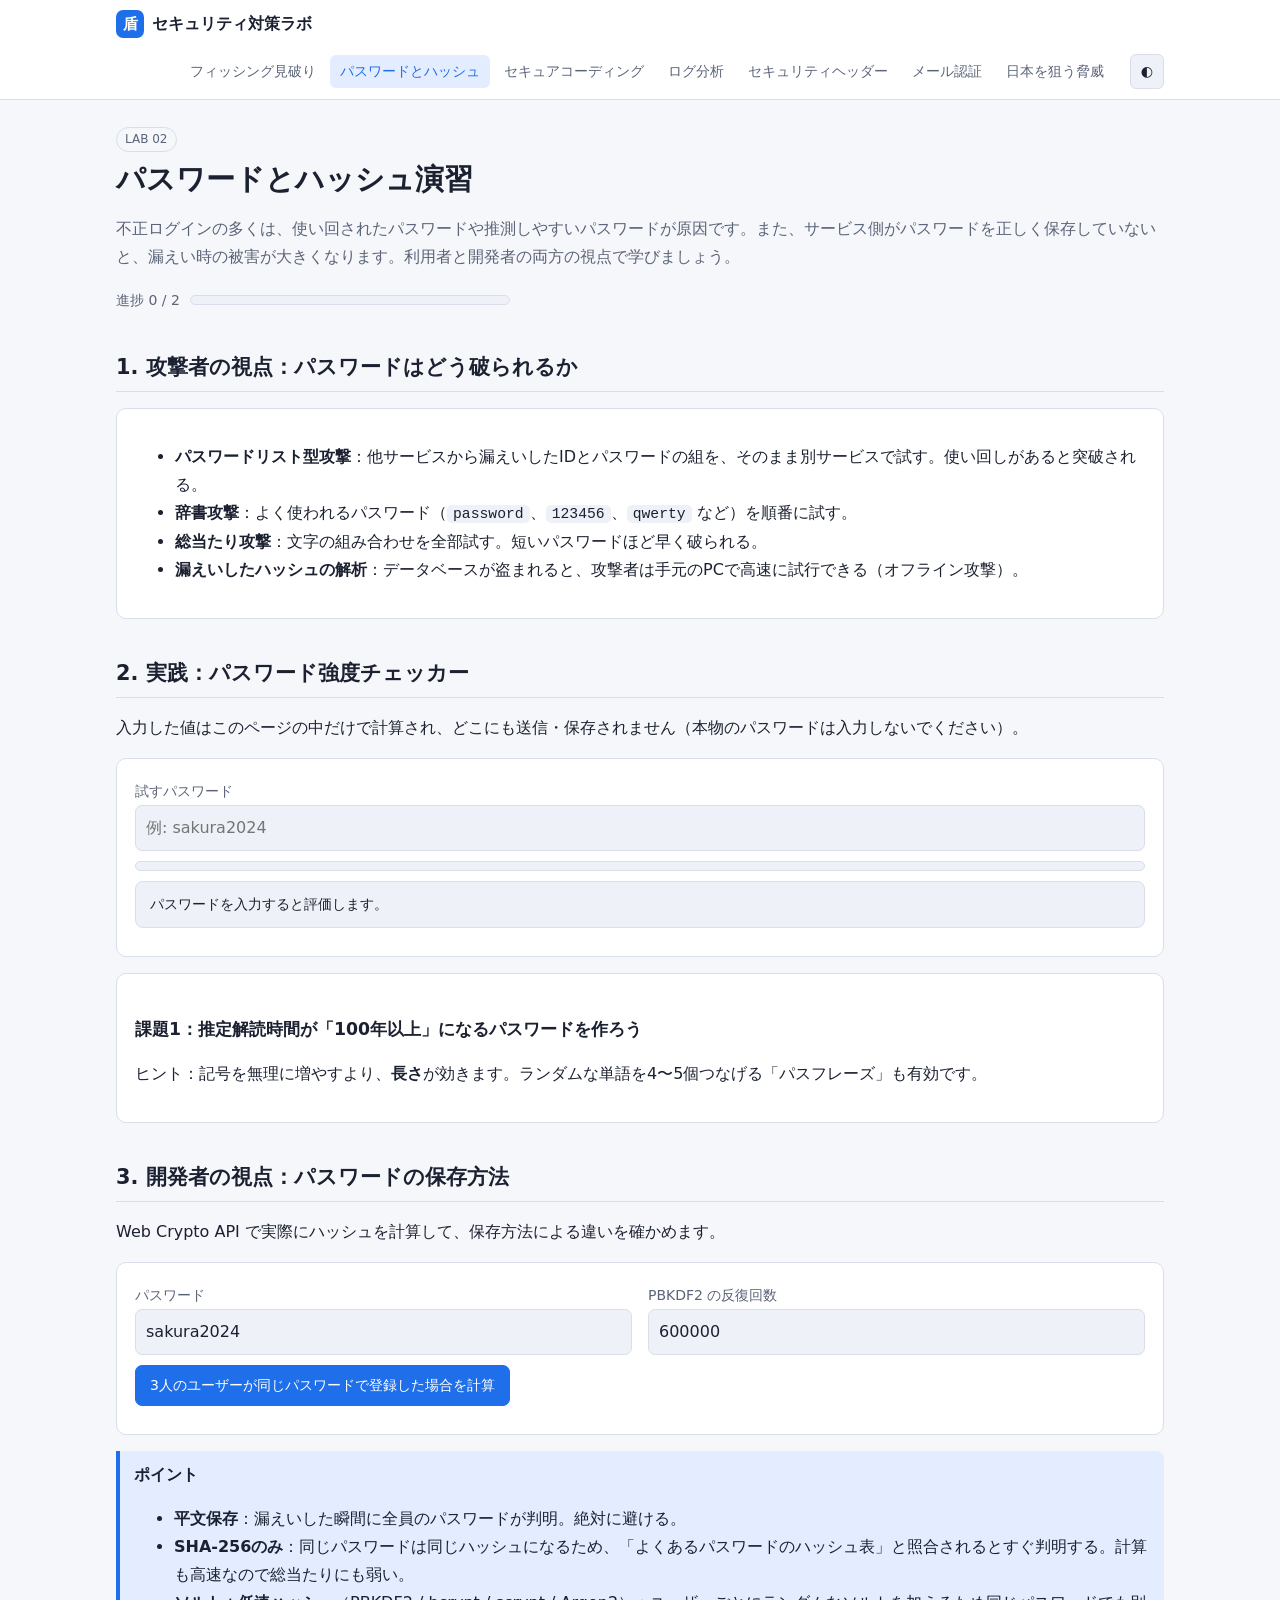
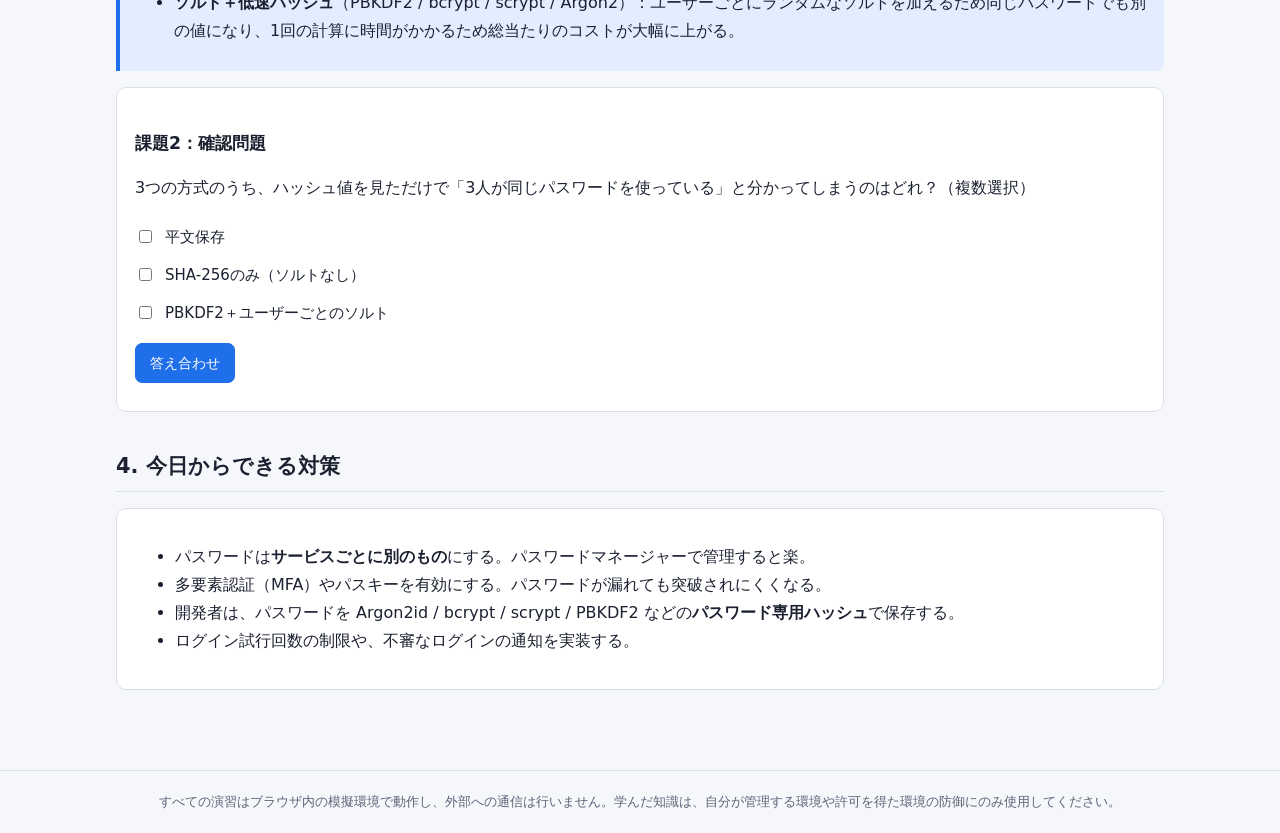
<file: labs/password.html>
<!doctype html>
<html lang="ja">
<head>
<meta charset="utf-8">
<meta name="viewport" content="width=device-width, initial-scale=1">
<title>パスワードとハッシュ演習</title>
<link rel="stylesheet" href="../css/style.css?v=2">
<script src="../js/common.js?v=2" data-root=".."></script>
</head>
<body>
<main>
  <span class="pill">LAB 02</span>
  <h1>パスワードとハッシュ演習</h1>
  <p class="lead">不正ログインの多くは、使い回されたパスワードや推測しやすいパスワードが原因です。また、サービス側がパスワードを正しく保存していないと、漏えい時の被害が大きくなります。利用者と開発者の両方の視点で学びましょう。</p>
  <div class="progress-bar" id="lab-progress"></div>

  <h2>1. 攻撃者の視点：パスワードはどう破られるか</h2>
  <div class="panel">
    <ul>
      <li><strong>パスワードリスト型攻撃</strong>：他サービスから漏えいしたIDとパスワードの組を、そのまま別サービスで試す。使い回しがあると突破される。</li>
      <li><strong>辞書攻撃</strong>：よく使われるパスワード（<code>password</code>、<code>123456</code>、<code>qwerty</code> など）を順番に試す。</li>
      <li><strong>総当たり攻撃</strong>：文字の組み合わせを全部試す。短いパスワードほど早く破られる。</li>
      <li><strong>漏えいしたハッシュの解析</strong>：データベースが盗まれると、攻撃者は手元のPCで高速に試行できる（オフライン攻撃）。</li>
    </ul>
  </div>

  <h2>2. 実践：パスワード強度チェッカー</h2>
  <p>入力した値はこのページの中だけで計算され、どこにも送信・保存されません（本物のパスワードは入力しないでください）。</p>
  <div class="panel">
    <label for="pw">試すパスワード</label>
    <input type="text" id="pw" placeholder="例: sakura2024" autocomplete="off" spellcheck="false">
    <div class="meter" style="margin:10px 0"><span id="pw-meter"></span></div>
    <div id="pw-out" class="result info">パスワードを入力すると評価します。</div>
  </div>
  <div class="panel">
    <h3>課題1：推定解読時間が「100年以上」になるパスワードを作ろう</h3>
    <p>ヒント：記号を無理に増やすより、<strong>長さ</strong>が効きます。ランダムな単語を4〜5個つなげる「パスフレーズ」も有効です。</p>
    <div id="task1"></div>
  </div>

  <h2>3. 開発者の視点：パスワードの保存方法</h2>
  <p>Web Crypto API で実際にハッシュを計算して、保存方法による違いを確かめます。</p>
  <div class="panel">
    <div class="two-col">
      <div><label for="h-pw">パスワード</label><input type="text" id="h-pw" value="sakura2024"></div>
      <div><label for="h-iter">PBKDF2 の反復回数</label><input type="text" id="h-iter" value="600000"></div>
    </div>
    <div class="btn-row"><button id="h-go">3人のユーザーが同じパスワードで登録した場合を計算</button></div>
    <div id="h-out"></div>
  </div>
  <div class="note">
    <strong>ポイント</strong>
    <ul>
      <li><strong>平文保存</strong>：漏えいした瞬間に全員のパスワードが判明。絶対に避ける。</li>
      <li><strong>SHA-256のみ</strong>：同じパスワードは同じハッシュになるため、「よくあるパスワードのハッシュ表」と照合されるとすぐ判明する。計算も高速なので総当たりにも弱い。</li>
      <li><strong>ソルト＋低速ハッシュ</strong>（PBKDF2 / bcrypt / scrypt / Argon2）：ユーザーごとにランダムなソルトを加えるため同じパスワードでも別の値になり、1回の計算に時間がかかるため総当たりのコストが大幅に上がる。</li>
    </ul>
  </div>
  <div class="panel">
    <h3>課題2：確認問題</h3>
    <p>3つの方式のうち、ハッシュ値を見ただけで「3人が同じパスワードを使っている」と分かってしまうのはどれ？（複数選択）</p>
    <div class="checklist">
      <label><input type="checkbox" value="plain"> 平文保存</label>
      <label><input type="checkbox" value="sha"> SHA-256のみ（ソルトなし）</label>
      <label><input type="checkbox" value="pbkdf2"> PBKDF2＋ユーザーごとのソルト</label>
    </div>
    <div class="btn-row"><button id="t2-go">答え合わせ</button></div>
    <div id="t2-out"></div>
  </div>

  <h2>4. 今日からできる対策</h2>
  <div class="panel">
    <ul>
      <li>パスワードは<strong>サービスごとに別のもの</strong>にする。パスワードマネージャーで管理すると楽。</li>
      <li>多要素認証（MFA）やパスキーを有効にする。パスワードが漏れても突破されにくくなる。</li>
      <li>開発者は、パスワードを Argon2id / bcrypt / scrypt / PBKDF2 などの<strong>パスワード専用ハッシュ</strong>で保存する。</li>
      <li>ログイン試行回数の制限や、不審なログインの通知を実装する。</li>
    </ul>
  </div>
</main>

<script>
const LAB = 'password', TOTAL = 2;
SLL.renderTaskStatus(LAB, TOTAL);

const COMMON = ['password','123456','12345678','qwerty','abc123','111111','123456789','iloveyou','admin','welcome','letmein','monkey','dragon','sakura','pokemon','doraemon','tokyo','nihon','asdfgh','zxcvbn','p@ssw0rd','password1','1qaz2wsx','qwertyuiop'];
const GUESSES_PER_SEC = 1e10; // 高速ハッシュをGPUでオフライン攻撃した場合の目安

function evaluate(pw) {
  const lower = pw.toLowerCase();
  let pool = 0;
  if (/[a-z]/.test(pw)) pool += 26;
  if (/[A-Z]/.test(pw)) pool += 26;
  if (/[0-9]/.test(pw)) pool += 10;
  if (/[^a-zA-Z0-9]/.test(pw)) pool += 33;
  let bits = pw.length * Math.log2(pool || 1);
  const notes = [];
  const base = lower.replace(/[0-9!@#$%^&*._-]+$/, '').replace(/@/g, 'a').replace(/0/g, 'o').replace(/1/g, 'i').replace(/3/g, 'e');
  if (COMMON.includes(lower) || COMMON.includes(base)) { bits = Math.min(bits, 10); notes.push('よく使われるパスワード（またはその変形）です。辞書攻撃で即座に破られます。'); }
  if (/(.)\1{2,}/.test(pw)) { bits -= 8; notes.push('同じ文字の繰り返しがあります。'); }
  if (/(19|20)\d{2}/.test(pw)) { bits -= 6; notes.push('西暦（誕生年など）が含まれています。推測されやすい要素です。'); }
  if (/(0123|1234|2345|3456|4567|5678|6789|abcd|qwer|asdf)/i.test(pw)) { bits -= 8; notes.push('連続した文字・キーボード配列が含まれています。'); }
  if (pw.length < 12) notes.push('12文字以上を推奨します。');
  bits = Math.max(0, bits);
  const seconds = Math.pow(2, bits) / 2 / GUESSES_PER_SEC;
  return { bits, seconds, notes };
}
function human(sec) {
  if (sec < 1) return '1秒未満';
  const units = [['年', 31536000], ['日', 86400], ['時間', 3600], ['分', 60], ['秒', 1]];
  if (sec > 31536000 * 1e6) return '100万年以上';
  for (const [n, s] of units) if (sec >= s) return `約${Math.floor(sec / s).toLocaleString()}${n}`;
}
const pwEl = document.getElementById('pw');
pwEl.addEventListener('input', () => {
  const pw = pwEl.value, m = document.getElementById('pw-meter'), out = document.getElementById('pw-out');
  if (!pw) { m.style.width = 0; out.className = 'result info'; out.textContent = 'パスワードを入力すると評価します。'; return; }
  const r = evaluate(pw);
  const pct = Math.min(100, r.bits / 100 * 100);
  const color = r.bits < 40 ? 'var(--ng)' : r.bits < 70 ? 'var(--warn)' : 'var(--ok)';
  m.style.width = pct + '%'; m.style.background = color;
  out.className = 'result ' + (r.bits < 40 ? 'ng' : r.bits < 70 ? 'info' : 'ok');
  out.innerHTML = `<strong>推定強度 ${Math.round(r.bits)} ビット</strong> ／ オフライン総当たりでの推定解読時間: <strong>${human(r.seconds)}</strong>` +
    (r.notes.length ? `<ul>${r.notes.map(n => `<li>${n}</li>`).join('')}</ul>` : '') +
    `<div style="font-size:12px;margin-top:6px;opacity:.8">※ 毎秒100億回試行できる攻撃者を想定した概算です。</div>`;
  const t1 = document.getElementById('task1');
  if (r.seconds >= 31536000 * 100) {
    t1.innerHTML = '<div class="result ok">課題1クリア！長さのあるパスワードは総当たりに強くなります。</div>';
    SLL.markTask(LAB, 'strength', TOTAL);
  }
});

// ハッシュ比較
const hex = buf => [...new Uint8Array(buf)].map(b => b.toString(16).padStart(2, '0')).join('');
async function sha256(s) { return hex(await crypto.subtle.digest('SHA-256', new TextEncoder().encode(s))); }
async function pbkdf2(pw, salt, iter) {
  const key = await crypto.subtle.importKey('raw', new TextEncoder().encode(pw), 'PBKDF2', false, ['deriveBits']);
  return hex(await crypto.subtle.deriveBits({ name: 'PBKDF2', salt, iterations: iter, hash: 'SHA-256' }, key, 256));
}
document.getElementById('h-go').addEventListener('click', async () => {
  const out = document.getElementById('h-out');
  if (!crypto.subtle) { out.innerHTML = '<div class="result ng">このブラウザでは Web Crypto API が利用できません。</div>'; return; }
  const pw = document.getElementById('h-pw').value;
  const iter = Math.min(2000000, Math.max(1, parseInt(document.getElementById('h-iter').value, 10) || 1));
  out.innerHTML = '<div class="result info">計算中...</div>';
  const users = ['tanaka', 'suzuki', 'sato'];
  const sha = await sha256(pw);
  const rows = [];
  let t0 = performance.now();
  for (const u of users) {
    const salt = crypto.getRandomValues(new Uint8Array(16));
    rows.push({ u, salt: hex(salt), pb: await pbkdf2(pw, salt, iter) });
  }
  const ms = (performance.now() - t0) / users.length;
  const e = SLL.escapeHtml;
  out.innerHTML = `<div class="table-wrap"><table class="t">
    <tr><th>ユーザー</th><th>平文保存</th><th>SHA-256のみ</th><th>PBKDF2＋ソルト（反復${iter.toLocaleString()}回）</th></tr>
    ${rows.map(r => `<tr><td>${r.u}</td><td><code>${e(pw)}</code></td><td><code style="font-size:11px;word-break:break-all">${sha}</code></td>
      <td><code style="font-size:11px;word-break:break-all">salt=${r.salt}<br>${r.pb}</code></td></tr>`).join('')}
  </table></div>
  <div class="result info">PBKDF2 は1回あたり約 <strong>${ms.toFixed(0)}ミリ秒</strong>。攻撃者も1回の試行ごとにこの時間がかかります。SHA-256のみなら、GPUで毎秒数十億回計算できます。</div>`;
});

document.getElementById('t2-go').addEventListener('click', () => {
  const sel = [...document.querySelectorAll('.checklist input:checked')].map(i => i.value).sort().join(',');
  const ok = sel === 'plain,sha';
  document.getElementById('t2-out').innerHTML = ok
    ? '<div class="result ok">正解！ソルトがないと、同じパスワードは同じハッシュ値になります。ソルトはユーザーごとにランダムに作ることが重要です。</div>'
    : '<div class="result ng">不正解。上の計算結果の表で、3人の値が同じになっている列を確認しましょう。</div>';
  if (ok) SLL.markTask(LAB, 'hash', TOTAL);
});
</script>
</body>
</html>
</file>
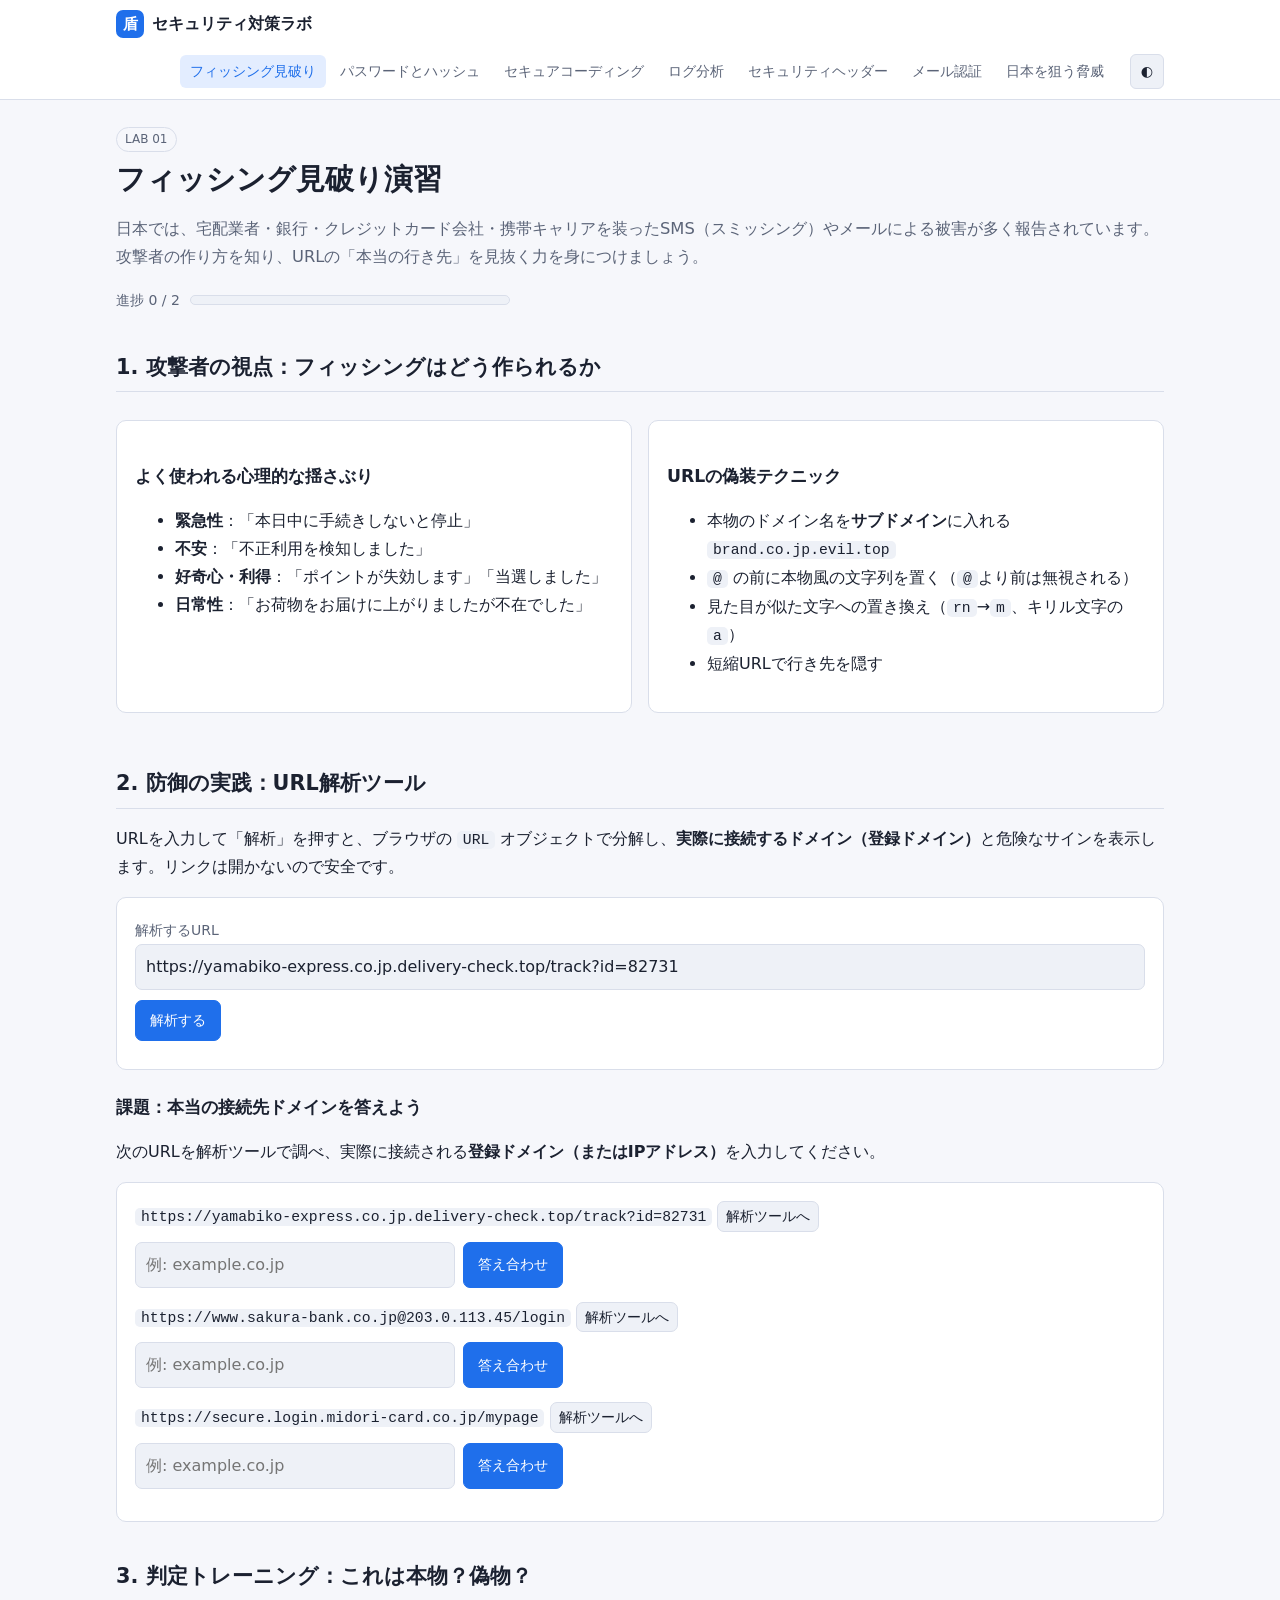
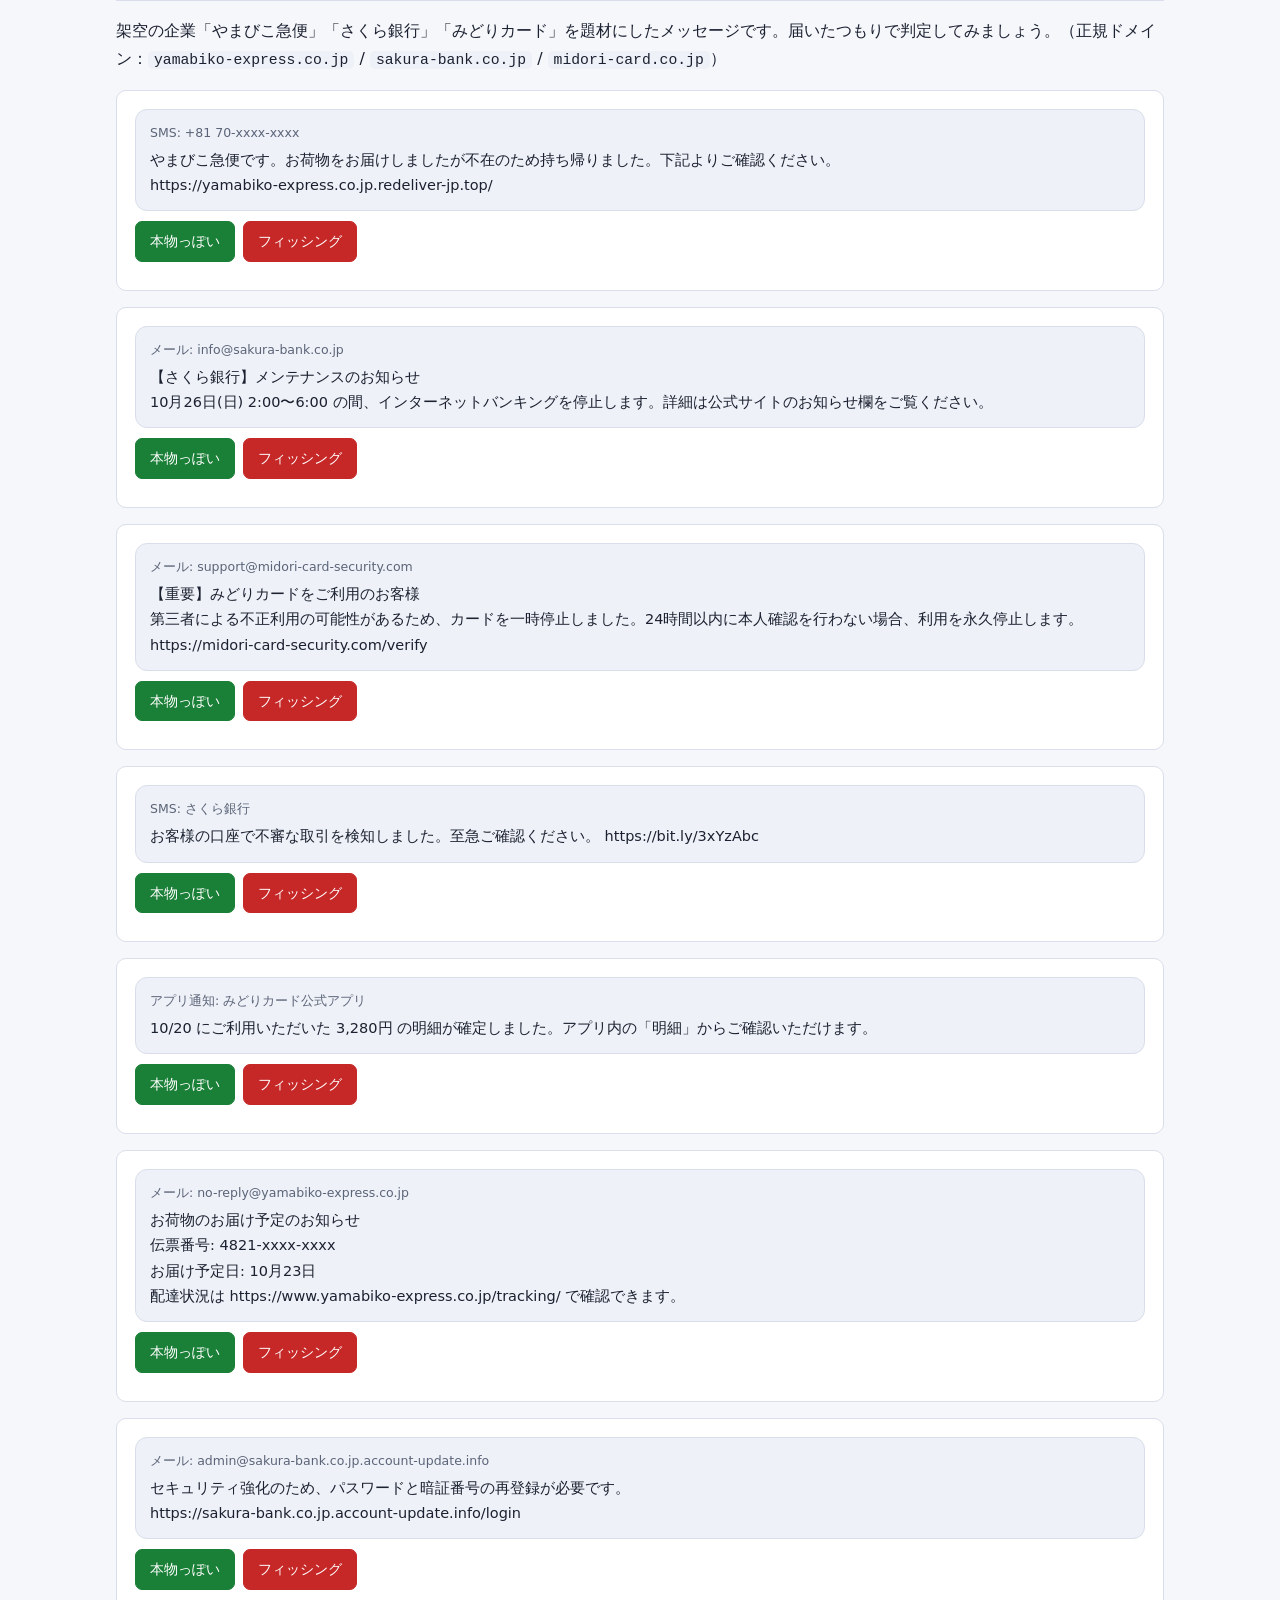
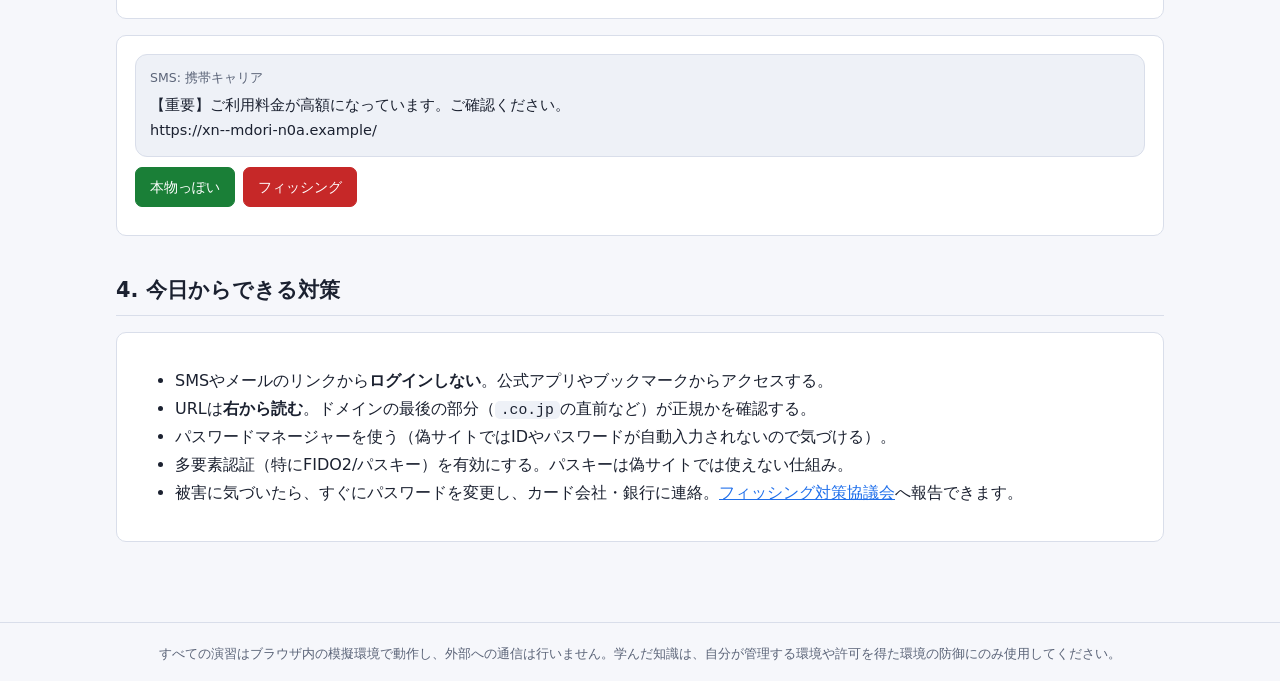
<file: labs/phishing.html>
<!doctype html>
<html lang="ja">
<head>
<meta charset="utf-8">
<meta name="viewport" content="width=device-width, initial-scale=1">
<title>フィッシング見破り演習</title>
<link rel="stylesheet" href="../css/style.css?v=2">
<script src="../js/common.js?v=2" data-root=".."></script>
</head>
<body>
<main>
  <span class="pill">LAB 01</span>
  <h1>フィッシング見破り演習</h1>
  <p class="lead">日本では、宅配業者・銀行・クレジットカード会社・携帯キャリアを装ったSMS（スミッシング）やメールによる被害が多く報告されています。攻撃者の作り方を知り、URLの「本当の行き先」を見抜く力を身につけましょう。</p>
  <div class="progress-bar" id="lab-progress"></div>

  <h2>1. 攻撃者の視点：フィッシングはどう作られるか</h2>
  <div class="two-col">
    <div class="panel">
      <h3>よく使われる心理的な揺さぶり</h3>
      <ul>
        <li><strong>緊急性</strong>：「本日中に手続きしないと停止」</li>
        <li><strong>不安</strong>：「不正利用を検知しました」</li>
        <li><strong>好奇心・利得</strong>：「ポイントが失効します」「当選しました」</li>
        <li><strong>日常性</strong>：「お荷物をお届けに上がりましたが不在でした」</li>
      </ul>
    </div>
    <div class="panel">
      <h3>URLの偽装テクニック</h3>
      <ul>
        <li>本物のドメイン名を<strong>サブドメイン</strong>に入れる<br><code>brand.co.jp.evil.top</code></li>
        <li><code>@</code> の前に本物風の文字列を置く（<code>@</code>より前は無視される）</li>
        <li>見た目が似た文字への置き換え（<code>rn</code>→<code>m</code>、キリル文字の<code>а</code>）</li>
        <li>短縮URLで行き先を隠す</li>
      </ul>
    </div>
  </div>

  <h2>2. 防御の実践：URL解析ツール</h2>
  <p>URLを入力して「解析」を押すと、ブラウザの <code>URL</code> オブジェクトで分解し、<strong>実際に接続するドメイン（登録ドメイン）</strong>と危険なサインを表示します。リンクは開かないので安全です。</p>
  <div class="panel">
    <label for="url-in">解析するURL</label>
    <input type="url" id="url-in" value="https://yamabiko-express.co.jp.delivery-check.top/track?id=82731">
    <div class="btn-row"><button id="url-go">解析する</button></div>
    <div id="url-out"></div>
  </div>

  <h3>課題：本当の接続先ドメインを答えよう</h3>
  <p>次のURLを解析ツールで調べ、実際に接続される<strong>登録ドメイン（またはIPアドレス）</strong>を入力してください。</p>
  <div class="panel" id="url-quiz"></div>

  <h2>3. 判定トレーニング：これは本物？偽物？</h2>
  <p>架空の企業「やまびこ急便」「さくら銀行」「みどりカード」を題材にしたメッセージです。届いたつもりで判定してみましょう。（正規ドメイン：<code>yamabiko-express.co.jp</code> / <code>sakura-bank.co.jp</code> / <code>midori-card.co.jp</code>）</p>
  <div id="quiz"></div>
  <div id="quiz-score" class="result info" hidden></div>

  <h2>4. 今日からできる対策</h2>
  <div class="panel">
    <ul>
      <li>SMSやメールのリンクから<strong>ログインしない</strong>。公式アプリやブックマークからアクセスする。</li>
      <li>URLは<strong>右から読む</strong>。ドメインの最後の部分（<code>.co.jp</code>の直前など）が正規かを確認する。</li>
      <li>パスワードマネージャーを使う（偽サイトではIDやパスワードが自動入力されないので気づける）。</li>
      <li>多要素認証（特にFIDO2/パスキー）を有効にする。パスキーは偽サイトでは使えない仕組み。</li>
      <li>被害に気づいたら、すぐにパスワードを変更し、カード会社・銀行に連絡。<a href="https://www.antiphishing.jp/" target="_blank" rel="noopener">フィッシング対策協議会</a>へ報告できます。</li>
    </ul>
  </div>
</main>

<script>
const LAB = 'phishing', TOTAL = 2;
SLL.renderTaskStatus(LAB, TOTAL);

// 複数ラベルの公開サフィックス（簡易版）
const MULTI_SUFFIX = ['co.jp','ne.jp','or.jp','go.jp','ac.jp','ad.jp','ed.jp','gr.jp','lg.jp','co.uk','com.cn','com.au'];
const RISKY_TLD = ['top','xyz','icu','cn','shop','click','link','buzz','monster','cyou','sbs','vip'];
const SHORTENERS = ['bit.ly','t.co','tinyurl.com','is.gd','x.gd','cutt.ly'];
const BRANDS = ['yamabiko','sakura-bank','midori-card'];

function registrable(host) {
  if (/^\d+\.\d+\.\d+\.\d+$/.test(host) || host.startsWith('[')) return host;
  const parts = host.split('.');
  const last2 = parts.slice(-2).join('.');
  if (MULTI_SUFFIX.includes(last2)) return parts.slice(-3).join('.');
  return last2;
}

function analyze(raw) {
  let u;
  try { u = new URL(raw.trim()); } catch (e) { return { error: 'URLとして解釈できませんでした。https:// から入力してください。' }; }
  const host = u.hostname;
  const reg = registrable(host);
  const flags = [];
  if (u.protocol !== 'https:') flags.push(['ng', '通信が暗号化されていません（http）。']);
  if (u.username || u.password) flags.push(['ng', `「@」より前の「${u.username}」はユーザー名として扱われ、接続先ではありません。`]);
  if (/^\d+\.\d+\.\d+\.\d+$/.test(host)) flags.push(['ng', 'ドメインではなくIPアドレスに直接接続しています。']);
  if (host.includes('xn--')) flags.push(['ng', '国際化ドメイン（Punycode）が使われています。見た目が似た別の文字の可能性があります。']);
  const tld = host.split('.').pop();
  if (RISKY_TLD.includes(tld)) flags.push(['warn', `TLD「.${tld}」はフィッシングでよく悪用されます（それだけで悪とは限りません）。`]);
  if (SHORTENERS.includes(host)) flags.push(['warn', '短縮URLです。行き先が隠されています。']);
  const sub = host.slice(0, Math.max(0, host.length - reg.length - 1));
  BRANDS.forEach(b => {
    if (sub.includes(b) && !reg.includes(b)) flags.push(['ng', `ブランド名「${b}」がサブドメイン部分にだけ含まれています。正規ドメインに見せかける典型的な手口です。`]);
  });
  if (sub.split('.').length >= 3) flags.push(['warn', 'サブドメインの階層が深く、本当のドメインが見えにくくなっています。']);
  return { u, host, reg, sub, flags };
}

function renderAnalysis(r) {
  if (r.error) return `<div class="result ng">${r.error}</div>`;
  const e = SLL.escapeHtml;
  const hostHtml = r.sub ? `<span style="color:var(--muted)">${e(r.sub)}.</span><strong style="color:var(--accent)">${e(r.reg)}</strong>` : `<strong style="color:var(--accent)">${e(r.reg)}</strong>`;
  const rows = [
    ['プロトコル', e(r.u.protocol)],
    ['ホスト名', hostHtml],
    ['登録ドメイン（実際の接続先）', `<strong>${e(r.reg)}</strong>`],
    ['パス', e(r.u.pathname)],
    ['クエリ', e(r.u.search) || '—'],
  ];
  const flags = r.flags.length
    ? `<div class="result ng"><strong>危険なサイン</strong><ul>${r.flags.map(f => `<li>${f[0] === 'warn' ? '⚠ ' : '✖ '}${e(f[1])}</li>`).join('')}</ul></div>`
    : `<div class="result ok">目立った危険サインはありません。ただし、登録ドメインが本当に正規のものかは自分で確認しましょう。</div>`;
  return `<div class="table-wrap"><table class="t">${rows.map(r => `<tr><th>${r[0]}</th><td>${r[1]}</td></tr>`).join('')}</table></div>${flags}`;
}

document.getElementById('url-go').addEventListener('click', () => {
  document.getElementById('url-out').innerHTML = renderAnalysis(analyze(document.getElementById('url-in').value));
});

// URL課題
const URL_Q = [
  { url: 'https://yamabiko-express.co.jp.delivery-check.top/track?id=82731', ans: 'delivery-check.top' },
  { url: 'https://www.sakura-bank.co.jp@203.0.113.45/login', ans: '203.0.113.45' },
  { url: 'https://secure.login.midori-card.co.jp/mypage', ans: 'midori-card.co.jp' },
];
const uq = document.getElementById('url-quiz');
uq.innerHTML = URL_Q.map((q, i) => `
  <div style="margin-bottom:14px">
    <div><code>${SLL.escapeHtml(q.url)}</code> <button class="secondary" data-copy="${i}" style="padding:2px 8px">解析ツールへ</button></div>
    <div class="btn-row"><input type="text" id="uq-${i}" placeholder="例: example.co.jp" style="max-width:320px"><button data-check="${i}">答え合わせ</button></div>
    <div id="uq-r-${i}"></div>
  </div>`).join('');
const urlSolved = new Set();
uq.addEventListener('click', e => {
  const c = e.target.dataset.copy, k = e.target.dataset.check;
  if (c !== undefined) {
    document.getElementById('url-in').value = URL_Q[c].url;
    document.getElementById('url-go').click();
    document.getElementById('url-in').scrollIntoView({ behavior: 'smooth', block: 'center' });
  }
  if (k !== undefined) {
    const v = document.getElementById('uq-' + k).value.trim().toLowerCase().replace(/^www\./, '');
    const ok = v === URL_Q[k].ans;
    document.getElementById('uq-r-' + k).innerHTML = ok
      ? `<div class="result ok">正解！接続先は <code>${URL_Q[k].ans}</code> です。${k == 2 ? 'これは正規ドメインのサブドメインなので安全です。' : '正規の企業とは無関係のサーバーです。'}</div>`
      : `<div class="result ng">不正解。解析ツールで「登録ドメイン」を確認してみましょう。</div>`;
    if (ok) urlSolved.add(k);
    if (urlSolved.size === URL_Q.length) SLL.markTask(LAB, 'url', TOTAL);
  }
});

// 判定クイズ
const QUIZ = [
  { from: 'SMS: +81 70-xxxx-xxxx', body: 'やまびこ急便です。お荷物をお届けしましたが不在のため持ち帰りました。下記よりご確認ください。\nhttps://yamabiko-express.co.jp.redeliver-jp.top/', fake: true,
    why: '登録ドメインは redeliver-jp.top。宅配業者は通常SMSで再配達URLを送りません。個人の携帯番号から届いている点も不自然です。' },
  { from: 'メール: info@sakura-bank.co.jp', body: '【さくら銀行】メンテナンスのお知らせ\n10月26日(日) 2:00〜6:00 の間、インターネットバンキングを停止します。詳細は公式サイトのお知らせ欄をご覧ください。', fake: false,
    why: 'リンクがなく、個人情報の入力も求めていません。「公式サイトを見て」という案内は正規の連絡によくある形です（ただし送信元表示は偽装できるので、必要なら公式サイトで確認を）。' },
  { from: 'メール: support@midori-card-security.com', body: '【重要】みどりカードをご利用のお客様\n第三者による不正利用の可能性があるため、カードを一時停止しました。24時間以内に本人確認を行わない場合、利用を永久停止します。\nhttps://midori-card-security.com/verify', fake: true,
    why: 'ドメイン midori-card-security.com は正規の midori-card.co.jp と別物。「24時間以内」「永久停止」で焦らせる典型例です。' },
  { from: 'SMS: さくら銀行', body: 'お客様の口座で不審な取引を検知しました。至急ご確認ください。 https://bit.ly/3xYzAbc', fake: true,
    why: '短縮URLで行き先を隠しています。SMSの送信者名は偽装でき、正規のSMSと同じスレッドに表示されることもあります。' },
  { from: 'アプリ通知: みどりカード公式アプリ', body: '10/20 にご利用いただいた 3,280円 の明細が確定しました。アプリ内の「明細」からご確認いただけます。', fake: false,
    why: '公式アプリ内の通知で、外部リンクがありません。アプリ内で確認するのは安全な方法です。' },
  { from: 'メール: no-reply@yamabiko-express.co.jp', body: 'お荷物のお届け予定のお知らせ\n伝票番号: 4821-xxxx-xxxx\nお届け予定日: 10月23日\n配達状況は https://www.yamabiko-express.co.jp/tracking/ で確認できます。', fake: false,
    why: 'リンク先は正規ドメイン www.yamabiko-express.co.jp。会員登録している場合に届く通知の形です。それでも心配なら、公式アプリやブックマークから伝票番号で確認しましょう。' },
  { from: 'メール: admin@sakura-bank.co.jp.account-update.info', body: 'セキュリティ強化のため、パスワードと暗証番号の再登録が必要です。\nhttps://sakura-bank.co.jp.account-update.info/login', fake: true,
    why: '登録ドメインは account-update.info。銀行がメールで暗証番号の入力を求めることはありません。' },
  { from: 'SMS: 携帯キャリア', body: '【重要】ご利用料金が高額になっています。ご確認ください。\nhttps://xn--mdori-n0a.example/', fake: true,
    why: 'Punycode（xn--）のドメインで、見た目が似た文字を使った偽サイトの可能性があります。料金は公式アプリで確認しましょう。' },
];
const quizEl = document.getElementById('quiz');
const answered = {};
quizEl.innerHTML = QUIZ.map((q, i) => `
  <div class="panel">
    <div class="msg"><div class="from">${SLL.escapeHtml(q.from)}</div><div class="body">${SLL.escapeHtml(q.body)}</div></div>
    <div class="btn-row"><button class="ok" data-q="${i}" data-a="0">本物っぽい</button><button class="ng" data-q="${i}" data-a="1">フィッシング</button></div>
    <div id="q-r-${i}"></div>
  </div>`).join('');
quizEl.addEventListener('click', e => {
  const i = e.target.dataset.q; if (i === undefined) return;
  const guessFake = e.target.dataset.a === '1';
  const ok = guessFake === QUIZ[i].fake;
  answered[i] = ok;
  document.getElementById('q-r-' + i).innerHTML = `<div class="result ${ok ? 'ok' : 'ng'}"><strong>${ok ? '正解' : '不正解'}（${QUIZ[i].fake ? 'フィッシング' : '正規の可能性が高い'}）</strong><br>${SLL.escapeHtml(QUIZ[i].why)}</div>`;
  const n = Object.keys(answered).length, c = Object.values(answered).filter(Boolean).length;
  const s = document.getElementById('quiz-score');
  s.hidden = false;
  s.textContent = `回答 ${n} / ${QUIZ.length}　正解 ${c}` + (n === QUIZ.length ? (c >= 6 ? '　→ 合格です！' : '　→ 6問以上の正解で合格。解説を読んでもう一度挑戦しましょう。') : '');
  if (n === QUIZ.length && c >= 6) SLL.markTask(LAB, 'quiz', TOTAL);
});
</script>
</body>
</html>
</file>
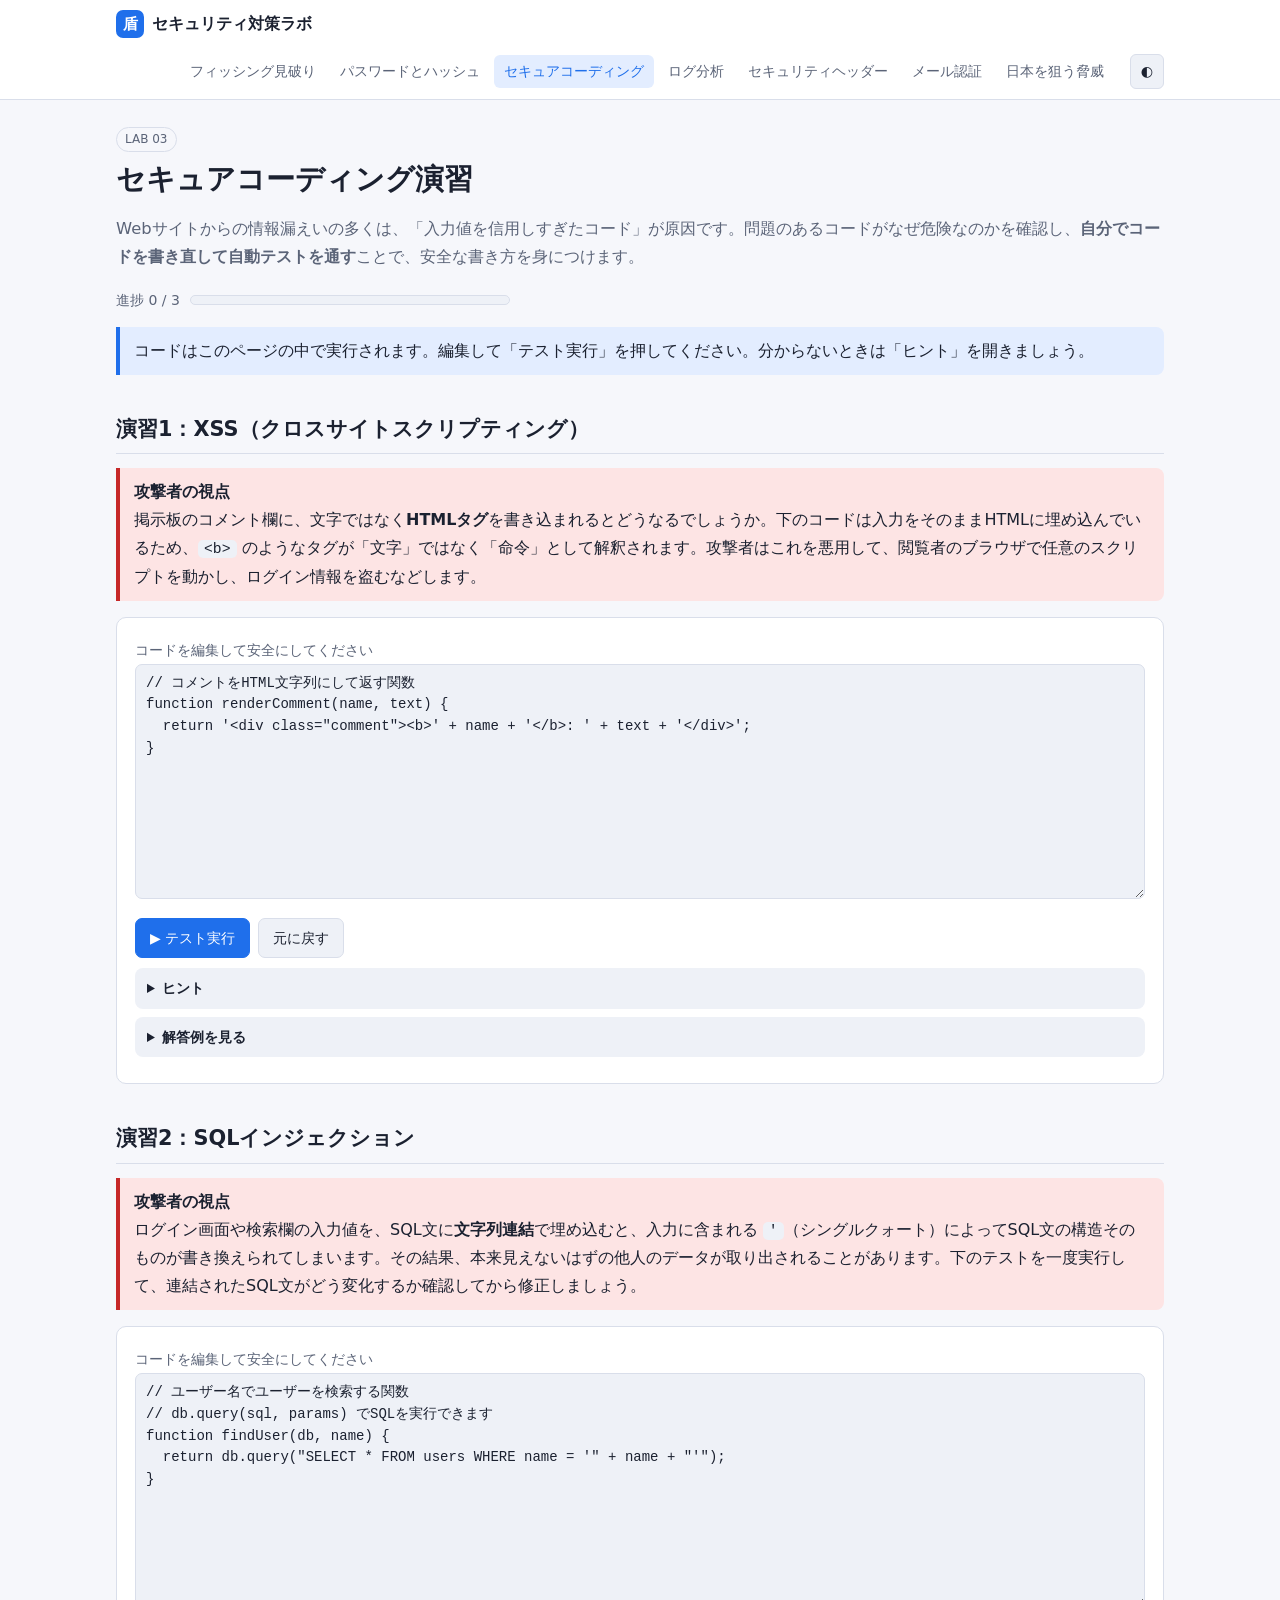
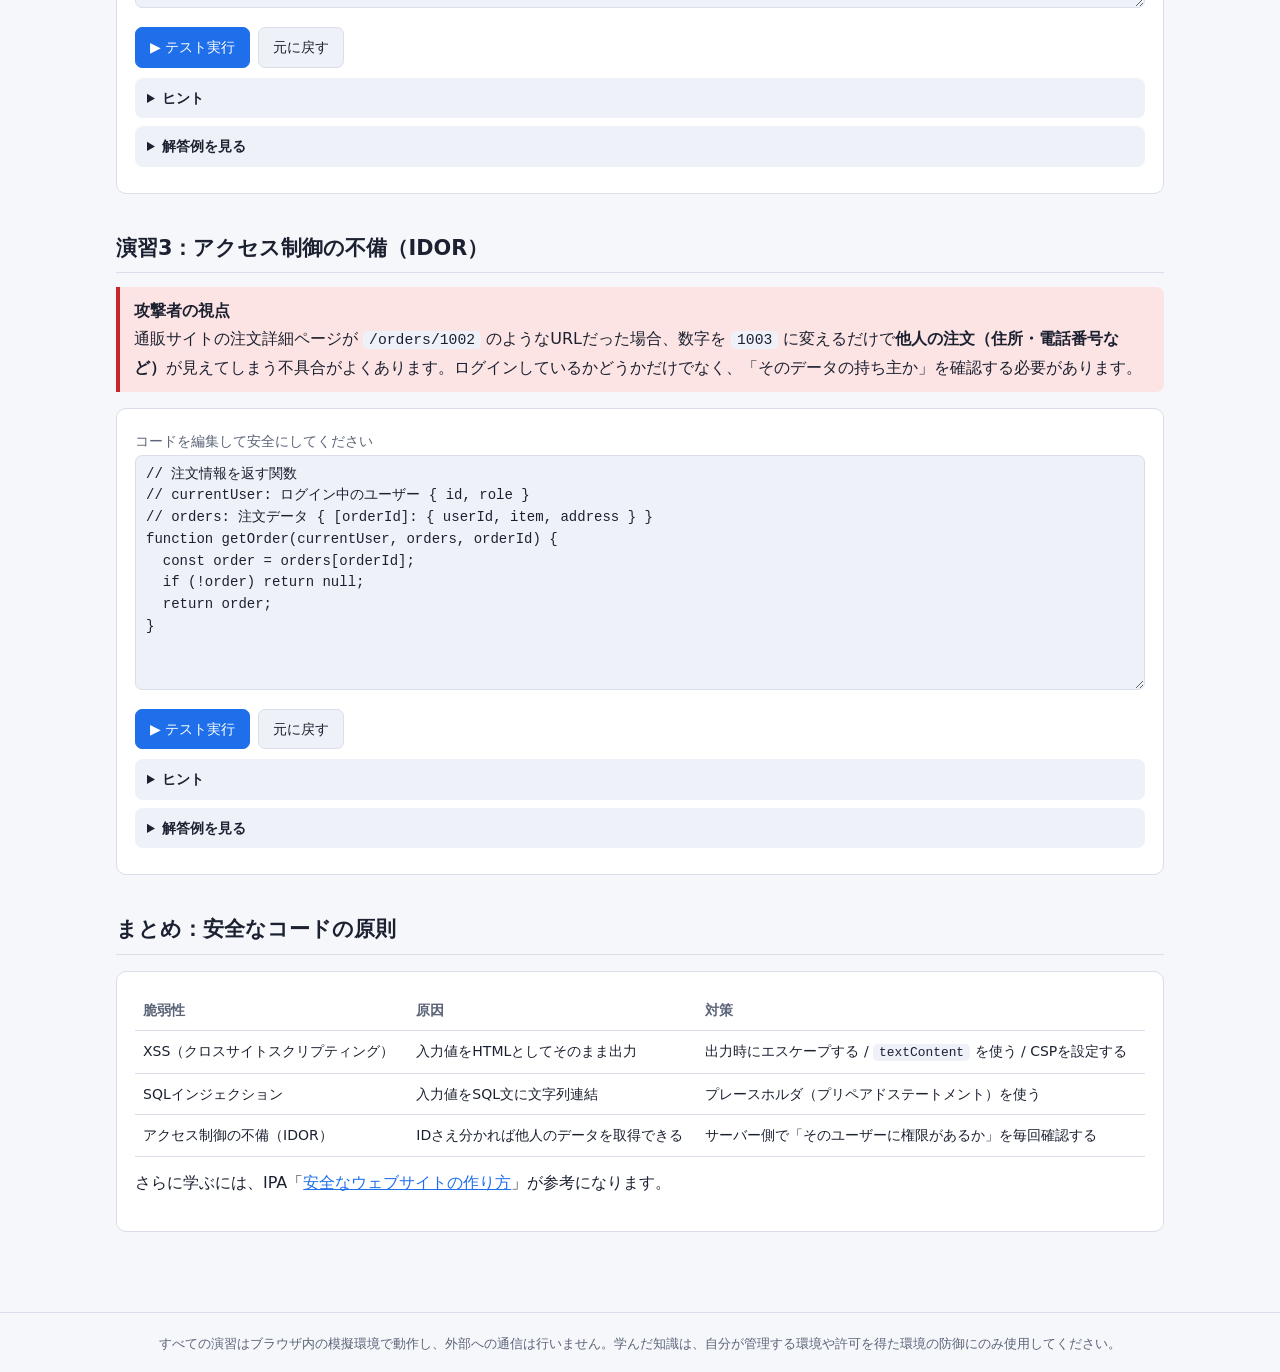
<file: labs/secure-coding.html>
<!doctype html>
<html lang="ja">
<head>
<meta charset="utf-8">
<meta name="viewport" content="width=device-width, initial-scale=1">
<title>セキュアコーディング演習</title>
<link rel="stylesheet" href="../css/style.css?v=2">
<script src="../js/common.js?v=2" data-root=".."></script>
</head>
<body>
<main>
  <span class="pill">LAB 03</span>
  <h1>セキュアコーディング演習</h1>
  <p class="lead">Webサイトからの情報漏えいの多くは、「入力値を信用しすぎたコード」が原因です。問題のあるコードがなぜ危険なのかを確認し、<strong>自分でコードを書き直して自動テストを通す</strong>ことで、安全な書き方を身につけます。</p>
  <div class="progress-bar" id="lab-progress"></div>
  <div class="note">コードはこのページの中で実行されます。編集して「テスト実行」を押してください。分からないときは「ヒント」を開きましょう。</div>

  <div id="exercises"></div>

  <h2>まとめ：安全なコードの原則</h2>
  <div class="panel">
    <table class="t">
      <tr><th>脆弱性</th><th>原因</th><th>対策</th></tr>
      <tr><td>XSS（クロスサイトスクリプティング）</td><td>入力値をHTMLとしてそのまま出力</td><td>出力時にエスケープする / <code>textContent</code> を使う / CSPを設定する</td></tr>
      <tr><td>SQLインジェクション</td><td>入力値をSQL文に文字列連結</td><td>プレースホルダ（プリペアドステートメント）を使う</td></tr>
      <tr><td>アクセス制御の不備（IDOR）</td><td>IDさえ分かれば他人のデータを取得できる</td><td>サーバー側で「そのユーザーに権限があるか」を毎回確認する</td></tr>
    </table>
    <p style="margin-top:12px">さらに学ぶには、IPA「<a href="https://www.ipa.go.jp/security/vuln/websecurity/about.html" target="_blank" rel="noopener">安全なウェブサイトの作り方</a>」が参考になります。</p>
  </div>
</main>

<script>
const LAB = 'secure-coding';
const EX = [
  {
    id: 'xss',
    title: '演習1：XSS（クロスサイトスクリプティング）',
    attack: '掲示板のコメント欄に、文字ではなく<strong>HTMLタグ</strong>を書き込まれるとどうなるでしょうか。下のコードは入力をそのままHTMLに埋め込んでいるため、<code>&lt;b&gt;</code> のようなタグが「文字」ではなく「命令」として解釈されます。攻撃者はこれを悪用して、閲覧者のブラウザで任意のスクリプトを動かし、ログイン情報を盗むなどします。',
    code:
`// コメントをHTML文字列にして返す関数
function renderComment(name, text) {
  return '<div class="comment"><b>' + name + '</b>: ' + text + '</div>';
}`,
    hint: '<code>&amp;</code> <code>&lt;</code> <code>&gt;</code> <code>&quot;</code> <code>&#39;</code> を、それぞれ <code>&amp;amp;</code> <code>&amp;lt;</code> <code>&amp;gt;</code> <code>&amp;quot;</code> <code>&amp;#39;</code> に置き換える <code>escapeHtml</code> 関数を作り、<code>name</code> と <code>text</code> に適用しましょう。<code>&amp;</code> を最初に置き換えるのがポイントです。',
    answer:
`function escapeHtml(s) {
  return String(s)
    .replace(/&/g, '&amp;')
    .replace(/</g, '&lt;')
    .replace(/>/g, '&gt;')
    .replace(/"/g, '&quot;')
    .replace(/'/g, '&#39;');
}
function renderComment(name, text) {
  return '<div class="comment"><b>' + escapeHtml(name) + '</b>: ' + escapeHtml(text) + '</div>';
}`,
    fn: 'renderComment',
    run(f) {
      const cases = [
        { args: ['佐藤', 'こんにちは'], expect: '<div class="comment"><b>佐藤</b>: こんにちは</div>', label: '通常のコメントが正しく表示される' },
        { args: ['田中', '<b>太字</b>にしてみた'], expect: '<div class="comment"><b>田中</b>: &lt;b&gt;太字&lt;/b&gt;にしてみた</div>', label: 'タグが文字として表示される' },
        { args: ['<i>admin</i>', 'test'], expect: '<div class="comment"><b>&lt;i&gt;admin&lt;/i&gt;</b>: test</div>', label: '名前欄のタグも無害化される' },
        { args: ['鈴木', 'A & B "quote" \'single\''], expect: '<div class="comment"><b>鈴木</b>: A &amp; B &quot;quote&quot; &#39;single&#39;</div>', label: '& や引用符もエスケープされる' },
      ];
      const results = cases.map(c => { const got = f(...c.args); return { ...c, got, pass: got === c.expect }; });
      return { results, preview: results[1].got };
    },
  },
  {
    id: 'sqli',
    title: '演習2：SQLインジェクション',
    attack: 'ログイン画面や検索欄の入力値を、SQL文に<strong>文字列連結</strong>で埋め込むと、入力に含まれる <code>\'</code>（シングルクォート）によってSQL文の構造そのものが書き換えられてしまいます。その結果、本来見えないはずの他人のデータが取り出されることがあります。下のテストを一度実行して、連結されたSQL文がどう変化するか確認してから修正しましょう。',
    code:
`// ユーザー名でユーザーを検索する関数
// db.query(sql, params) でSQLを実行できます
function findUser(db, name) {
  return db.query("SELECT * FROM users WHERE name = '" + name + "'");
}`,
    hint: 'SQL文の値の部分を <code>?</code>（プレースホルダ）にして、値は第2引数の配列で渡します。<br><code>db.query("SELECT * FROM users WHERE name = ?", [name])</code>',
    answer:
`function findUser(db, name) {
  return db.query("SELECT * FROM users WHERE name = ?", [name]);
}`,
    fn: 'findUser',
    run(f) {
      const USERS = [{ id: 1, name: 'tanaka', email: 'tanaka@example.jp' }, { id: 2, name: 'suzuki', email: 'suzuki@example.jp' }, { id: 3, name: 'sato', email: 'sato@example.jp' }];
      // 簡易DB: WHERE name = '...' / WHERE name = ? のみ解釈し、文字列連結で条件が壊れた場合は全件返す動作を模擬
      const makeDb = log => ({
        query(sql, params = []) {
          log.push({ sql, params });
          if (/name\s*=\s*\?/.test(sql) && params.length === 1) return USERS.filter(u => u.name === params[0]);
          const m = sql.match(/name\s*=\s*'([^']*)'(.*)$/);
          if (!m) return [];
          if (m[2].trim()) return USERS.slice(); // クォートの後ろに条件が追加された＝構造が書き換えられた
          return USERS.filter(u => u.name === m[1]);
        },
      });
      const cases = [
        { input: 'tanaka', label: '通常の検索で1件だけ返る', check: r => r.length === 1 && r[0].name === 'tanaka' },
        { input: "x' OR '1'='1", label: '不正な入力で全件が漏れない', check: r => r.length === 0 },
        { input: "o'brien", label: 'クォートを含む名前でも構造が壊れない', check: r => Array.isArray(r) && r.length === 0 },
      ];
      let allPlaceholder = true;
      const results = cases.map(c => {
        const log = [];
        const r = f(makeDb(log), c.input);
        const call = log[0] || { sql: '(呼び出しなし)', params: [] };
        if (call.sql.includes(c.input) || !call.params.includes(c.input)) allPlaceholder = false;
        return { label: c.label, pass: !!c.check(r || []),
          got: `SQL: ${call.sql}\nparams: ${JSON.stringify(call.params)}\n結果: ${JSON.stringify((r || []).map(u => u.name))}` };
      });
      results.push({ label: '入力値がSQL文に直接埋め込まれていない（プレースホルダを使用）', pass: allPlaceholder,
        got: 'SQL文の中に入力値がそのまま含まれています', expect: '入力値はSQL文に含めず、params で渡す' });
      return { results };
    },
  },
  {
    id: 'idor',
    title: '演習3：アクセス制御の不備（IDOR）',
    attack: '通販サイトの注文詳細ページが <code>/orders/1002</code> のようなURLだった場合、数字を <code>1003</code> に変えるだけで<strong>他人の注文（住所・電話番号など）</strong>が見えてしまう不具合がよくあります。ログインしているかどうかだけでなく、「そのデータの持ち主か」を確認する必要があります。',
    code:
`// 注文情報を返す関数
// currentUser: ログイン中のユーザー { id, role }
// orders: 注文データ { [orderId]: { userId, item, address } }
function getOrder(currentUser, orders, orderId) {
  const order = orders[orderId];
  if (!order) return null;
  return order;
}`,
    hint: '<code>order.userId</code> と <code>currentUser.id</code> が一致しない場合は <code>null</code> を返します。ただし <code>currentUser.role === "admin"</code> の管理者はすべて閲覧できる仕様です。',
    answer:
`function getOrder(currentUser, orders, orderId) {
  const order = orders[orderId];
  if (!order) return null;
  if (order.userId !== currentUser.id && currentUser.role !== 'admin') return null;
  return order;
}`,
    fn: 'getOrder',
    run(f) {
      const orders = {
        1002: { userId: 10, item: 'ノートPC', address: '東京都千代田区…' },
        1003: { userId: 11, item: '加湿器', address: '大阪府大阪市…' },
      };
      const me = { id: 10, role: 'user' }, admin = { id: 1, role: 'admin' };
      const cases = [
        { label: '自分の注文は取得できる', got: f(me, orders, 1002), check: r => r && r.item === 'ノートPC' },
        { label: '他人の注文は取得できない', got: f(me, orders, 1003), check: r => r === null || r === undefined },
        { label: '管理者はすべての注文を取得できる', got: f(admin, orders, 1003), check: r => r && r.item === '加湿器' },
        { label: '存在しない注文は null', got: f(me, orders, 9999), check: r => r === null || r === undefined },
      ];
      return { results: cases.map(c => ({ label: c.label, pass: !!c.check(c.got), got: JSON.stringify(c.got), expect: '' })) };
    },
  },
];
const TOTAL = EX.length;
SLL.renderTaskStatus(LAB, TOTAL);

const root = document.getElementById('exercises');
const e = SLL.escapeHtml;
EX.forEach(ex => {
  const sec = document.createElement('section');
  sec.innerHTML = `
    <h2>${ex.title} ${SLL.isDone(LAB, ex.id) ? '<span class="pill green">クリア済み</span>' : ''}</h2>
    <div class="note ng"><strong>攻撃者の視点</strong><br>${ex.attack}</div>
    <div class="panel">
      <label>コードを編集して安全にしてください</label>
      <textarea class="code-editor" spellcheck="false" rows="10">${e(ex.code)}</textarea>
      <div class="btn-row">
        <button data-act="run">▶ テスト実行</button>
        <button class="secondary" data-act="reset">元に戻す</button>
      </div>
      <details><summary>ヒント</summary><p>${ex.hint}</p></details>
      <details><summary>解答例を見る</summary><pre class="code">${e(ex.answer)}</pre></details>
      <div class="out"></div>
    </div>`;
  root.append(sec);
  const ta = sec.querySelector('textarea'), out = sec.querySelector('.out');
  ta.addEventListener('keydown', ev => {
    if (ev.key === 'Tab') { ev.preventDefault(); const s = ta.selectionStart; ta.setRangeText('  ', s, ta.selectionEnd, 'end'); }
  });
  sec.addEventListener('click', ev => {
    const act = ev.target.dataset.act;
    if (act === 'reset') { ta.value = ex.code; out.innerHTML = ''; }
    if (act !== 'run') return;
    let f;
    try { f = new Function(ta.value + `\nreturn ${ex.fn};`)(); }
    catch (err) { out.innerHTML = `<div class="result ng">コードにエラーがあります: ${e(err.message)}</div>`; return; }
    let res;
    try { res = ex.run(f); }
    catch (err) { out.innerHTML = `<div class="result ng">実行時エラー: ${e(err.message)}</div>`; return; }
    const allPass = res.results.every(r => r.pass);
    let html = `<div class="result ${allPass ? 'ok' : 'ng'}"><strong>${allPass ? '✓ すべてのテストに合格しました！' : '✖ 不合格のテストがあります'}</strong><ul>` +
      res.results.map(r => `<li>${r.pass ? '✓' : '✖'} ${e(r.label)}${r.pass ? '' : `<pre class="code" style="white-space:pre-wrap">出力: ${e(r.got)}${r.expect ? '\n期待: ' + e(r.expect) : ''}</pre>`}</li>`).join('') + '</ul></div>';
    if (res.preview !== undefined) {
      html += `<label>ブラウザでの表示（スクリプトを実行しないサンドボックス内で描画）</label>
        <iframe sandbox="" style="width:100%;height:60px;border:1px solid var(--border);border-radius:8px;background:#fff" srcdoc="${e(res.preview)}"></iframe>
        <p style="font-size:13px;color:var(--muted)">「太字」が太字で表示されていたら、入力がHTMLとして解釈されています（＝XSSが可能な状態）。</p>`;
    }
    out.innerHTML = html;
    if (allPass) SLL.markTask(LAB, ex.id, TOTAL);
  });
});
</script>
</body>
</html>
</file>
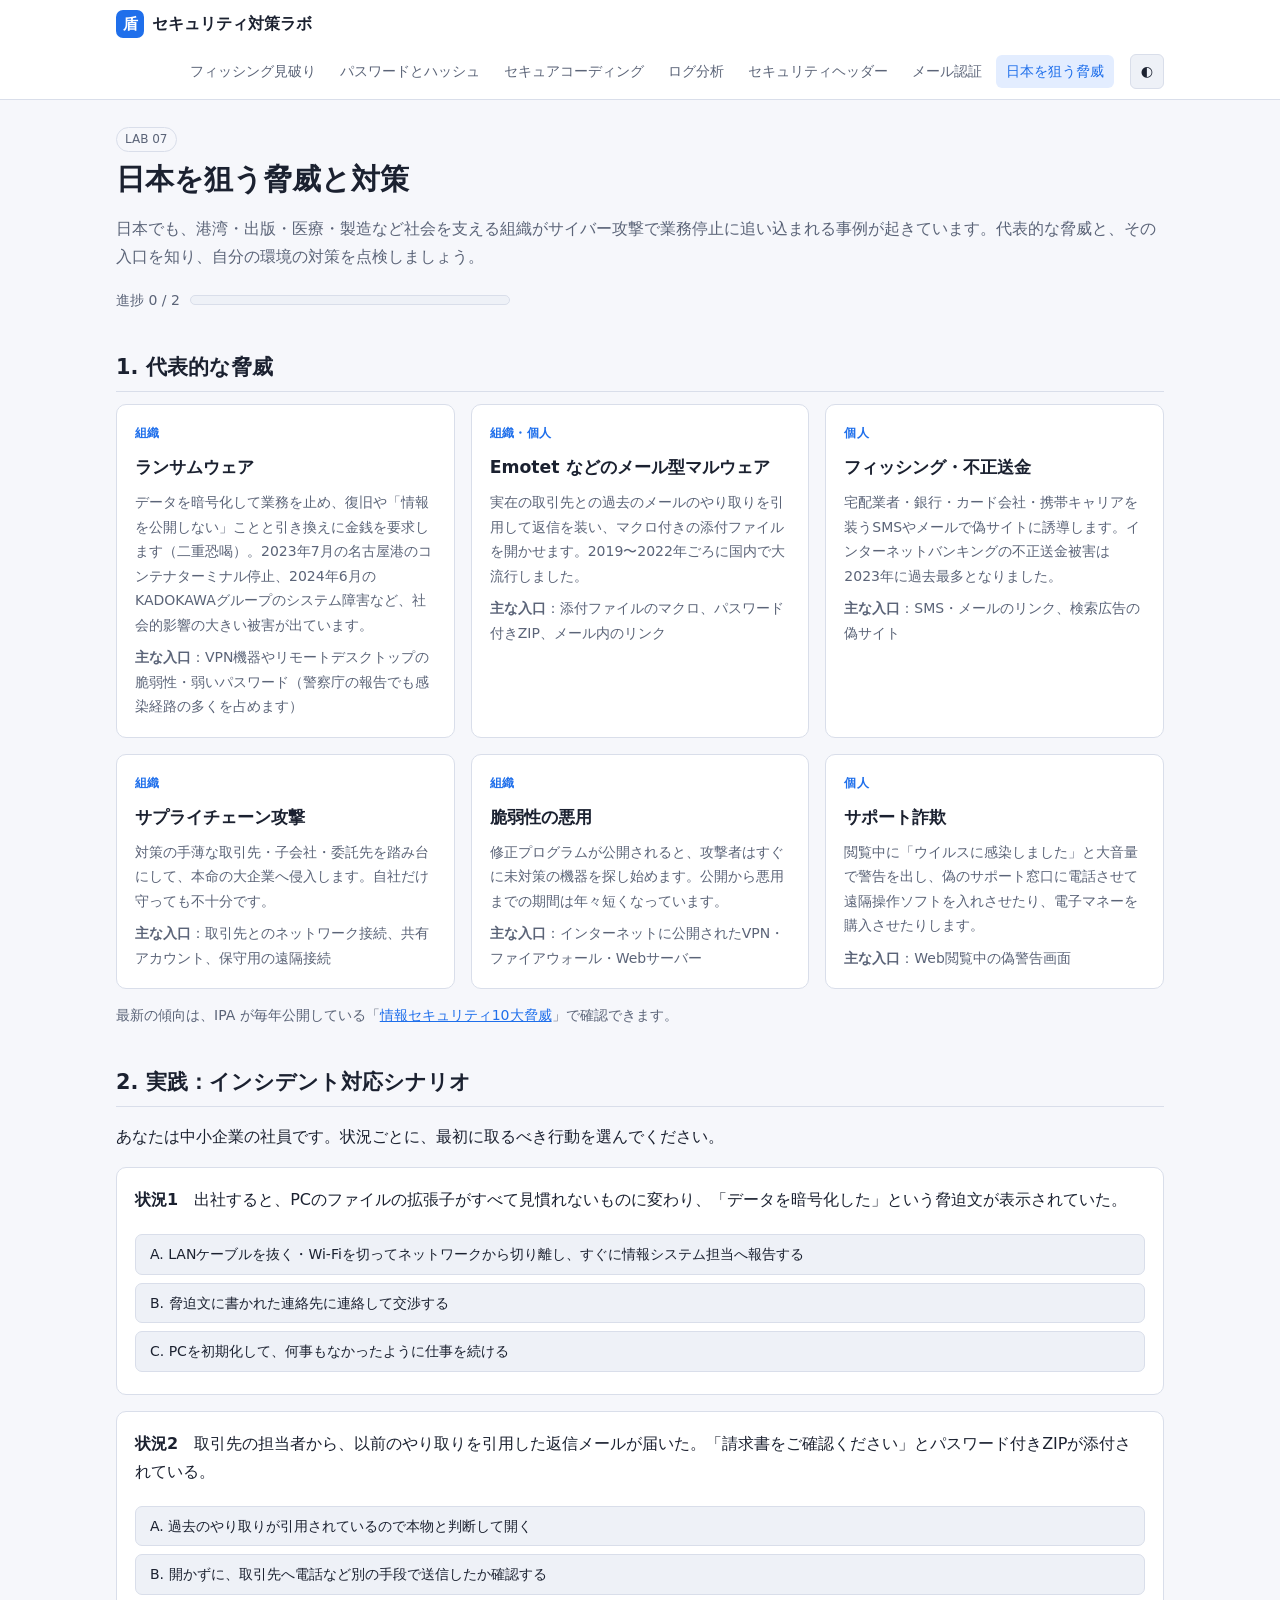
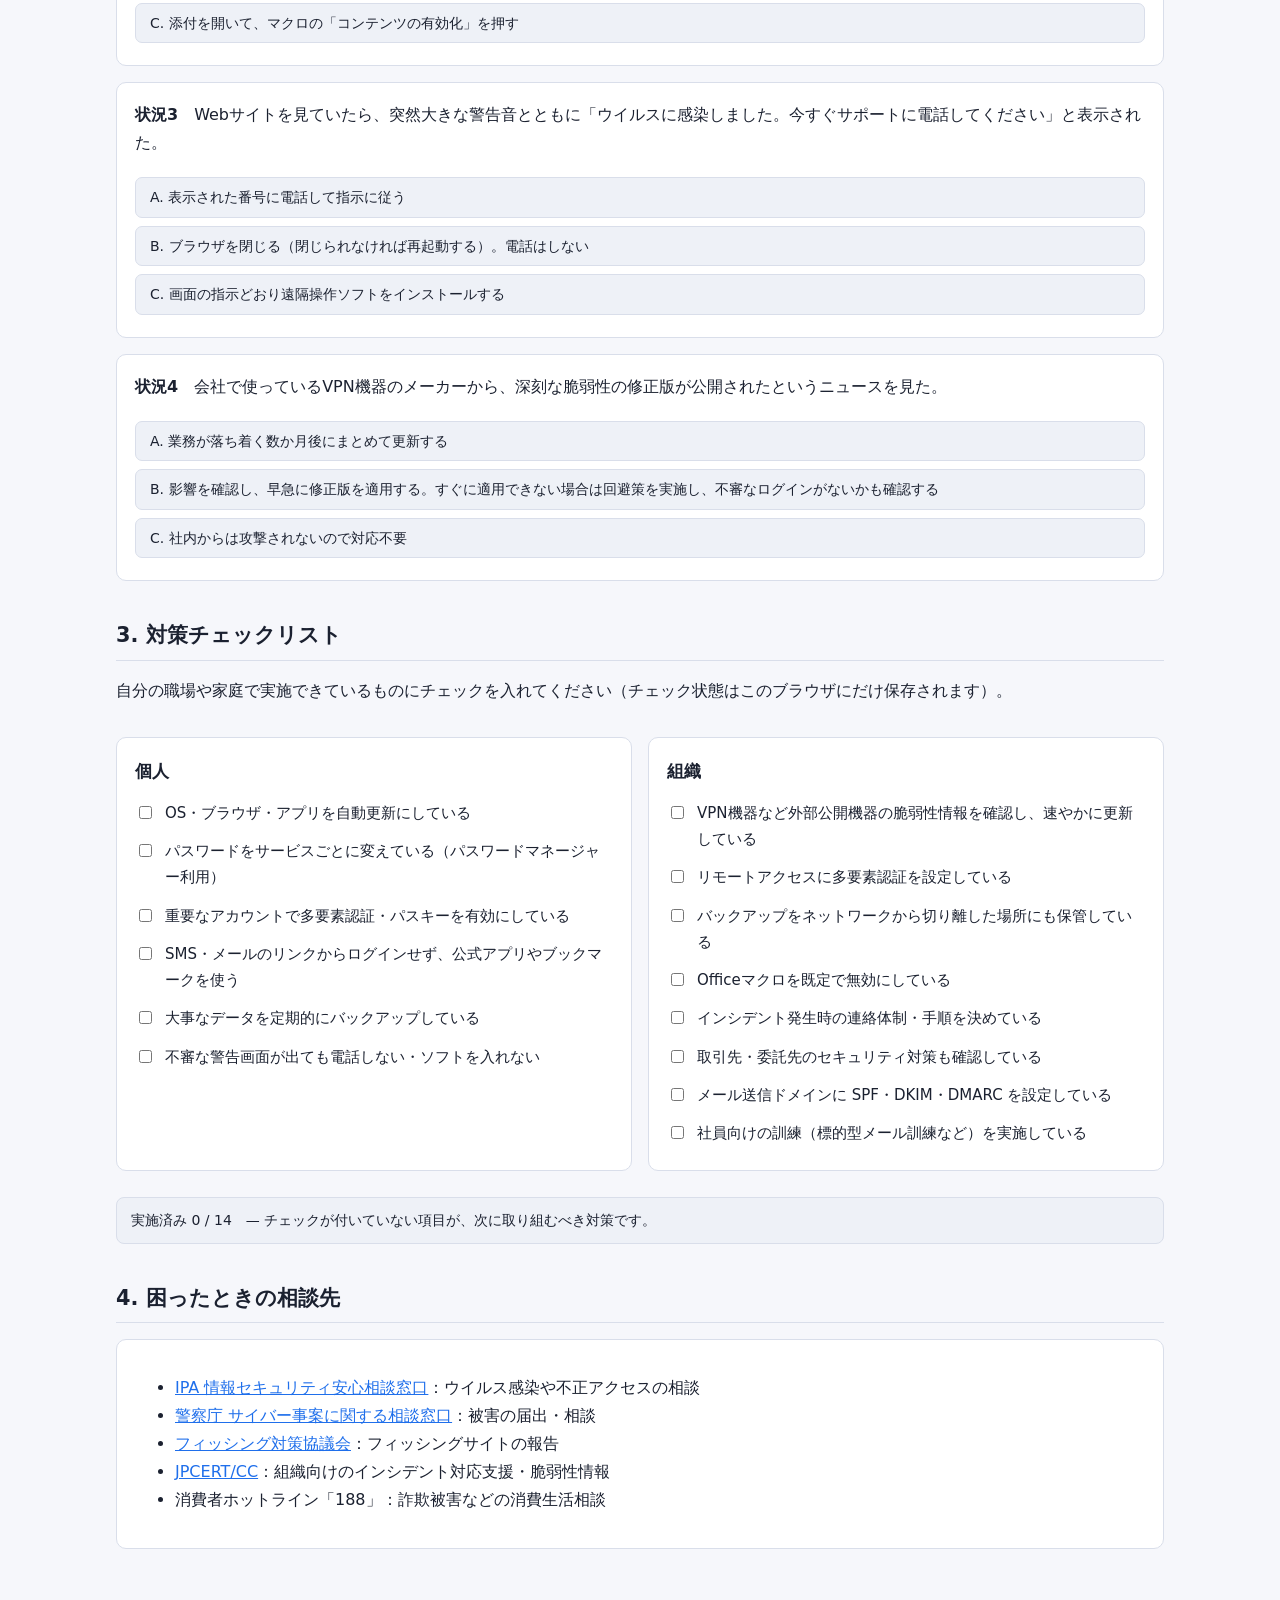
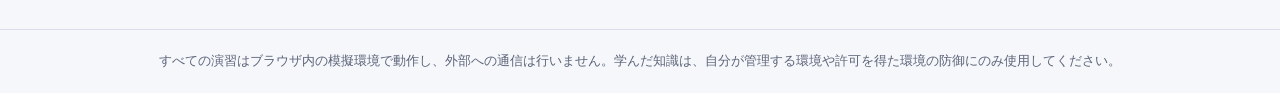
<file: labs/threats.html>
<!doctype html>
<html lang="ja">
<head>
<meta charset="utf-8">
<meta name="viewport" content="width=device-width, initial-scale=1">
<title>日本を狙う脅威と対策</title>
<link rel="stylesheet" href="../css/style.css?v=2">
<script src="../js/common.js?v=2" data-root=".."></script>
</head>
<body>
<main>
  <span class="pill">LAB 07</span>
  <h1>日本を狙う脅威と対策</h1>
  <p class="lead">日本でも、港湾・出版・医療・製造など社会を支える組織がサイバー攻撃で業務停止に追い込まれる事例が起きています。代表的な脅威と、その入口を知り、自分の環境の対策を点検しましょう。</p>
  <div class="progress-bar" id="lab-progress"></div>

  <h2>1. 代表的な脅威</h2>
  <div class="grid">
    <div class="card"><span class="tag">組織</span><h3>ランサムウェア</h3>
      <p>データを暗号化して業務を止め、復旧や「情報を公開しない」ことと引き換えに金銭を要求します（二重恐喝）。2023年7月の名古屋港のコンテナターミナル停止、2024年6月のKADOKAWAグループのシステム障害など、社会的影響の大きい被害が出ています。</p>
      <p><strong>主な入口</strong>：VPN機器やリモートデスクトップの脆弱性・弱いパスワード（警察庁の報告でも感染経路の多くを占めます）</p></div>
    <div class="card"><span class="tag">組織・個人</span><h3>Emotet などのメール型マルウェア</h3>
      <p>実在の取引先との過去のメールのやり取りを引用して返信を装い、マクロ付きの添付ファイルを開かせます。2019〜2022年ごろに国内で大流行しました。</p>
      <p><strong>主な入口</strong>：添付ファイルのマクロ、パスワード付きZIP、メール内のリンク</p></div>
    <div class="card"><span class="tag">個人</span><h3>フィッシング・不正送金</h3>
      <p>宅配業者・銀行・カード会社・携帯キャリアを装うSMSやメールで偽サイトに誘導します。インターネットバンキングの不正送金被害は2023年に過去最多となりました。</p>
      <p><strong>主な入口</strong>：SMS・メールのリンク、検索広告の偽サイト</p></div>
    <div class="card"><span class="tag">組織</span><h3>サプライチェーン攻撃</h3>
      <p>対策の手薄な取引先・子会社・委託先を踏み台にして、本命の大企業へ侵入します。自社だけ守っても不十分です。</p>
      <p><strong>主な入口</strong>：取引先とのネットワーク接続、共有アカウント、保守用の遠隔接続</p></div>
    <div class="card"><span class="tag">組織</span><h3>脆弱性の悪用</h3>
      <p>修正プログラムが公開されると、攻撃者はすぐに未対策の機器を探し始めます。公開から悪用までの期間は年々短くなっています。</p>
      <p><strong>主な入口</strong>：インターネットに公開されたVPN・ファイアウォール・Webサーバー</p></div>
    <div class="card"><span class="tag">個人</span><h3>サポート詐欺</h3>
      <p>閲覧中に「ウイルスに感染しました」と大音量で警告を出し、偽のサポート窓口に電話させて遠隔操作ソフトを入れさせたり、電子マネーを購入させたりします。</p>
      <p><strong>主な入口</strong>：Web閲覧中の偽警告画面</p></div>
  </div>
  <p style="font-size:14px;color:var(--muted)">最新の傾向は、IPA が毎年公開している「<a href="https://www.ipa.go.jp/security/10threats/index.html" target="_blank" rel="noopener">情報セキュリティ10大脅威</a>」で確認できます。</p>

  <h2>2. 実践：インシデント対応シナリオ</h2>
  <p>あなたは中小企業の社員です。状況ごとに、最初に取るべき行動を選んでください。</p>
  <div id="scenario"></div>

  <h2>3. 対策チェックリスト</h2>
  <p>自分の職場や家庭で実施できているものにチェックを入れてください（チェック状態はこのブラウザにだけ保存されます）。</p>
  <div class="two-col">
    <div class="panel checklist" id="cl-personal"><h3 style="margin-top:0">個人</h3></div>
    <div class="panel checklist" id="cl-org"><h3 style="margin-top:0">組織</h3></div>
  </div>
  <div id="cl-out"></div>

  <h2>4. 困ったときの相談先</h2>
  <div class="panel">
    <ul>
      <li><a href="https://www.ipa.go.jp/security/anshin/index.html" target="_blank" rel="noopener">IPA 情報セキュリティ安心相談窓口</a>：ウイルス感染や不正アクセスの相談</li>
      <li><a href="https://www.npa.go.jp/bureau/cyber/soudan.html" target="_blank" rel="noopener">警察庁 サイバー事案に関する相談窓口</a>：被害の届出・相談</li>
      <li><a href="https://www.antiphishing.jp/" target="_blank" rel="noopener">フィッシング対策協議会</a>：フィッシングサイトの報告</li>
      <li><a href="https://www.jpcert.or.jp/" target="_blank" rel="noopener">JPCERT/CC</a>：組織向けのインシデント対応支援・脆弱性情報</li>
      <li>消費者ホットライン「188」：詐欺被害などの消費生活相談</li>
    </ul>
  </div>
</main>

<script>
const LAB = 'threats', TOTAL = 2;
SLL.renderTaskStatus(LAB, TOTAL);

const SC = [
  { q: '出社すると、PCのファイルの拡張子がすべて見慣れないものに変わり、「データを暗号化した」という脅迫文が表示されていた。',
    opts: ['LANケーブルを抜く・Wi-Fiを切ってネットワークから切り離し、すぐに情報システム担当へ報告する', '脅迫文に書かれた連絡先に連絡して交渉する', 'PCを初期化して、何事もなかったように仕事を続ける'], a: 0,
    why: '他のPCやサーバーへの感染拡大を防ぐため、まずネットワークから隔離します。調査に必要な痕跡が消えるため、勝手な初期化は避け、電源もできるだけ切らずに担当者の指示を待ちます。' },
  { q: '取引先の担当者から、以前のやり取りを引用した返信メールが届いた。「請求書をご確認ください」とパスワード付きZIPが添付されている。',
    opts: ['過去のやり取りが引用されているので本物と判断して開く', '開かずに、取引先へ電話など別の手段で送信したか確認する', '添付を開いて、マクロの「コンテンツの有効化」を押す'], a: 1,
    why: 'Emotet は盗んだ実際のメールを引用して返信を装います。パスワード付きZIPはウイルス対策ソフトの検査をすり抜けやすい点も悪用されます。' },
  { q: 'Webサイトを見ていたら、突然大きな警告音とともに「ウイルスに感染しました。今すぐサポートに電話してください」と表示された。',
    opts: ['表示された番号に電話して指示に従う', 'ブラウザを閉じる（閉じられなければ再起動する）。電話はしない', '画面の指示どおり遠隔操作ソフトをインストールする'], a: 1,
    why: 'サポート詐欺の偽警告です。ブラウザの画面を表示しているだけで、実際には感染していないことがほとんどです。Esc キーで全画面を解除したり、Ctrl+Alt+Delete からブラウザを終了したりできます。' },
  { q: '会社で使っているVPN機器のメーカーから、深刻な脆弱性の修正版が公開されたというニュースを見た。',
    opts: ['業務が落ち着く数か月後にまとめて更新する', '影響を確認し、早急に修正版を適用する。すぐに適用できない場合は回避策を実施し、不審なログインがないかも確認する', '社内からは攻撃されないので対応不要'], a: 1,
    why: 'VPN機器はインターネットに直接公開されているため、修正版の公開直後から攻撃者に狙われます。すでに侵入されていた場合に備え、ログの確認やパスワード変更も検討します。' },
];
const sc = document.getElementById('scenario');
const scAns = {};
sc.innerHTML = SC.map((s, i) => `<div class="panel"><p style="margin-top:0"><strong>状況${i + 1}</strong>　${s.q}</p>
  ${s.opts.map((o, j) => `<div><button class="secondary" style="text-align:left;width:100%;margin:4px 0" data-s="${i}" data-o="${j}">${String.fromCharCode(65 + j)}. ${o}</button></div>`).join('')}
  <div id="sc-r-${i}"></div></div>`).join('');
sc.addEventListener('click', e => {
  const i = e.target.dataset.s; if (i === undefined) return;
  const ok = +e.target.dataset.o === SC[i].a;
  scAns[i] = ok;
  document.getElementById('sc-r-' + i).innerHTML = `<div class="result ${ok ? 'ok' : 'ng'}"><strong>${ok ? '正解' : `不正解（正解は ${String.fromCharCode(65 + SC[i].a)}）`}</strong><br>${SC[i].why}</div>`;
  if (SC.every((_, k) => scAns[k])) SLL.markTask(LAB, 'scenario', TOTAL);
});

const CL = {
  personal: ['OS・ブラウザ・アプリを自動更新にしている', 'パスワードをサービスごとに変えている（パスワードマネージャー利用）', '重要なアカウントで多要素認証・パスキーを有効にしている', 'SMS・メールのリンクからログインせず、公式アプリやブックマークを使う', '大事なデータを定期的にバックアップしている', '不審な警告画面が出ても電話しない・ソフトを入れない'],
  org: ['VPN機器など外部公開機器の脆弱性情報を確認し、速やかに更新している', 'リモートアクセスに多要素認証を設定している', 'バックアップをネットワークから切り離した場所にも保管している', 'Officeマクロを既定で無効にしている', 'インシデント発生時の連絡体制・手順を決めている', '取引先・委託先のセキュリティ対策も確認している', 'メール送信ドメインに SPF・DKIM・DMARC を設定している', '社員向けの訓練（標的型メール訓練など）を実施している'],
};
let saved = {};
try { saved = JSON.parse(localStorage.getItem('sll-checklist')) || {}; } catch (e) {}
Object.entries(CL).forEach(([k, items]) => {
  const box = document.getElementById('cl-' + k);
  items.forEach((t, i) => {
    const id = `${k}-${i}`;
    const l = document.createElement('label');
    l.innerHTML = `<input type="checkbox" data-id="${id}" ${saved[id] ? 'checked' : ''}> <span>${t}</span>`;
    box.append(l);
  });
});
function updateCl() {
  const boxes = [...document.querySelectorAll('.checklist input[data-id]')];
  boxes.forEach(b => saved[b.dataset.id] = b.checked);
  try { localStorage.setItem('sll-checklist', JSON.stringify(saved)); } catch (e) {}
  const n = boxes.filter(b => b.checked).length;
  const out = document.getElementById('cl-out');
  out.innerHTML = `<div class="result ${n === boxes.length ? 'ok' : 'info'}">実施済み ${n} / ${boxes.length}　${n === boxes.length ? '— すべて実施できています！定期的に見直しましょう。' : '— チェックが付いていない項目が、次に取り組むべき対策です。'}</div>`;
  if (n === boxes.length) SLL.markTask(LAB, 'checklist', TOTAL);
}
document.querySelectorAll('.checklist').forEach(c => c.addEventListener('change', updateCl));
updateCl();
</script>
</body>
</html>
</file>
<file: css/style.css>
:root {
  --bg: #f6f7fb;
  --surface: #ffffff;
  --surface-2: #eef1f7;
  --text: #1b2130;
  --muted: #5b6478;
  --border: #d9deea;
  --accent: #1f6feb;
  --accent-soft: #e3edff;
  --ok: #1a7f37;
  --ok-soft: #dcf5e3;
  --ng: #c62828;
  --ng-soft: #fde4e4;
  --warn: #9a6700;
  --warn-soft: #fff4d6;
  --term-bg: #0e1420;
  --term-text: #d5e1f5;
  --term-prompt: #5fd38d;
  --radius: 10px;
  --mono: "Cascadia Code", "Consolas", "Menlo", monospace;
}
@media (prefers-color-scheme: dark) {
  :root:not([data-theme="light"]) {
    --bg: #0f131b;
    --surface: #171c27;
    --surface-2: #1f2633;
    --text: #e6eaf2;
    --muted: #9aa4b8;
    --border: #2c3445;
    --accent: #5b9dff;
    --accent-soft: #1b2a45;
    --ok: #4cc172;
    --ok-soft: #15301f;
    --ng: #ff6b6b;
    --ng-soft: #3a1a1d;
    --warn: #e3b341;
    --warn-soft: #3a2f12;
  }
}
:root[data-theme="dark"] {
  --bg: #0f131b;
  --surface: #171c27;
  --surface-2: #1f2633;
  --text: #e6eaf2;
  --muted: #9aa4b8;
  --border: #2c3445;
  --accent: #5b9dff;
  --accent-soft: #1b2a45;
  --ok: #4cc172;
  --ok-soft: #15301f;
  --ng: #ff6b6b;
  --ng-soft: #3a1a1d;
  --warn: #e3b341;
  --warn-soft: #3a2f12;
}

* { box-sizing: border-box; }
html { -webkit-text-size-adjust: 100%; }
body {
  margin: 0;
  background: var(--bg);
  color: var(--text);
  font-family: "Hiragino Sans", "Noto Sans JP", "Yu Gothic UI", "Meiryo", system-ui, sans-serif;
  line-height: 1.75;
  font-size: 16px;
}
a { color: var(--accent); }
code, pre, kbd { font-family: var(--mono); }
code { background: var(--surface-2); padding: 1px 6px; border-radius: 5px; font-size: .92em; }

.site-header {
  position: sticky; top: 0; z-index: 10;
  background: var(--surface);
  border-bottom: 1px solid var(--border);
}
.site-header .inner {
  max-width: 1080px; margin: 0 auto; padding: 10px 16px;
  display: flex; align-items: center; gap: 16px; flex-wrap: wrap;
}
.brand { font-weight: 700; text-decoration: none; color: var(--text); display: flex; align-items: center; gap: 8px; }
.brand .logo { width: 28px; height: 28px; border-radius: 7px; background: var(--accent); color: #fff; display: grid; place-items: center; font-size: 15px; }
.site-header nav { display: flex; gap: 4px; flex-wrap: wrap; margin-left: auto; }
.site-header nav a { text-decoration: none; color: var(--muted); padding: 4px 10px; border-radius: 6px; font-size: 14px; }
.site-header nav a:hover, .site-header nav a.active { background: var(--accent-soft); color: var(--accent); }
.theme-btn { border: 1px solid var(--border); background: var(--surface-2); color: var(--text); border-radius: 6px; padding: 4px 10px; cursor: pointer; font-size: 14px; }

main { max-width: 1080px; margin: 0 auto; padding: 24px 16px 64px; }
h1 { font-size: 1.8rem; line-height: 1.35; margin: 8px 0 12px; }
h2 { font-size: 1.3rem; margin: 36px 0 12px; padding-bottom: 6px; border-bottom: 1px solid var(--border); }
h3 { font-size: 1.08rem; margin: 22px 0 8px; }
.lead { color: var(--muted); font-size: 1.02rem; }

.hero {
  background: linear-gradient(135deg, var(--accent-soft), var(--surface));
  border: 1px solid var(--border); border-radius: 14px;
  padding: 28px 24px; margin-bottom: 28px;
}
.hero h1 { font-size: 2rem; }

.grid { display: grid; gap: 16px; grid-template-columns: repeat(auto-fill, minmax(280px, 1fr)); }
.card {
  background: var(--surface); border: 1px solid var(--border); border-radius: var(--radius);
  padding: 18px; display: flex; flex-direction: column; gap: 8px;
}
a.card { text-decoration: none; color: inherit; transition: border-color .15s, transform .15s; }
a.card:hover { border-color: var(--accent); transform: translateY(-2px); }
.card .tag { font-size: 12px; color: var(--accent); font-weight: 600; letter-spacing: .03em; }
.card h3 { margin: 0; }
.card p { margin: 0; color: var(--muted); font-size: 14px; }
.card .status { font-size: 13px; margin-top: auto; color: var(--muted); }
.card .status.done { color: var(--ok); font-weight: 600; }

.panel { background: var(--surface); border: 1px solid var(--border); border-radius: var(--radius); padding: 18px; margin: 16px 0; }
.two-col { display: grid; gap: 16px; grid-template-columns: 1fr 1fr; }
@media (max-width: 780px) { .two-col { grid-template-columns: 1fr; } }

.note { border-left: 4px solid var(--accent); background: var(--accent-soft); padding: 10px 14px; border-radius: 0 8px 8px 0; margin: 14px 0; }
.note.warn { border-color: var(--warn); background: var(--warn-soft); }
.note.ok { border-color: var(--ok); background: var(--ok-soft); }
.note.ng { border-color: var(--ng); background: var(--ng-soft); }

.steps { counter-reset: s; padding-left: 0; list-style: none; }
.steps li { counter-increment: s; position: relative; padding-left: 36px; margin: 8px 0; }
.steps li::before { content: counter(s); position: absolute; left: 0; top: 2px; width: 24px; height: 24px; border-radius: 50%; background: var(--accent); color: #fff; font-size: 13px; display: grid; place-items: center; }

button, .btn {
  font: inherit; font-size: 14px; cursor: pointer;
  border: 1px solid var(--accent); background: var(--accent); color: #fff;
  border-radius: 7px; padding: 7px 14px;
}
button.secondary { background: var(--surface-2); color: var(--text); border-color: var(--border); }
button.ok { background: var(--ok); border-color: var(--ok); }
button.ng { background: var(--ng); border-color: var(--ng); }
button:disabled { opacity: .5; cursor: default; }
.btn-row { display: flex; gap: 8px; flex-wrap: wrap; margin: 10px 0; }

input[type=text], input[type=password], input[type=url], textarea, select {
  font: inherit; width: 100%; padding: 8px 10px; border-radius: 7px;
  border: 1px solid var(--border); background: var(--surface-2); color: var(--text);
}
textarea { font-family: var(--mono); font-size: 14px; line-height: 1.55; resize: vertical; tab-size: 2; }
label { font-size: 14px; color: var(--muted); }

.code-editor { min-height: 220px; white-space: pre; overflow-x: auto; }
pre.code { background: var(--term-bg); color: var(--term-text); padding: 14px; border-radius: 8px; overflow-x: auto; font-size: 13.5px; line-height: 1.6; margin: 10px 0; }

.terminal {
  background: var(--term-bg); color: var(--term-text); font-family: var(--mono);
  border-radius: 10px; padding: 12px 14px; font-size: 13.5px; height: 360px; overflow-y: auto;
  border: 1px solid #222b3b;
}
.terminal .line { white-space: pre-wrap; word-break: break-all; }
.terminal .prompt { color: var(--term-prompt); }
.terminal .err { color: #ff8a8a; }
.terminal .hl { color: #ffd479; }
.terminal .input-row { display: flex; gap: 6px; }
.terminal input {
  flex: 1; background: transparent; border: none; outline: none; color: var(--term-text);
  font: inherit; padding: 0;
}

.result { padding: 10px 14px; border-radius: 8px; margin: 10px 0; font-size: 14px; }
.result.ok { background: var(--ok-soft); color: var(--ok); border: 1px solid var(--ok); }
.result.ng { background: var(--ng-soft); color: var(--ng); border: 1px solid var(--ng); }
.result.info { background: var(--surface-2); border: 1px solid var(--border); }
.result ul { margin: 6px 0 0; padding-left: 20px; }

.meter { height: 10px; background: var(--surface-2); border-radius: 6px; overflow: hidden; border: 1px solid var(--border); }
.meter > span { display: block; height: 100%; width: 0; transition: width .2s, background .2s; }

table.t { width: 100%; border-collapse: collapse; font-size: 14px; }
table.t th, table.t td { border-bottom: 1px solid var(--border); padding: 8px; text-align: left; vertical-align: top; }
table.t th { color: var(--muted); font-weight: 600; }
.table-wrap { overflow-x: auto; }

.msg {
  background: var(--surface-2); border: 1px solid var(--border); border-radius: 12px;
  padding: 12px 14px; font-size: 14.5px;
}
.msg .from { font-size: 12.5px; color: var(--muted); margin-bottom: 4px; }
.msg .body { white-space: pre-wrap; word-break: break-all; }

.progress-bar { display: flex; align-items: center; gap: 10px; font-size: 14px; color: var(--muted); }
.progress-bar .meter { flex: 1; max-width: 320px; }

.checklist label { display: flex; gap: 10px; align-items: flex-start; padding: 6px 0; color: var(--text); font-size: 15px; cursor: pointer; }
.checklist input { margin-top: 6px; }

.pill { display: inline-block; font-size: 12px; padding: 1px 8px; border-radius: 99px; border: 1px solid var(--border); color: var(--muted); }
.pill.red { color: var(--ng); border-color: var(--ng); }
.pill.green { color: var(--ok); border-color: var(--ok); }

.site-footer { border-top: 1px solid var(--border); color: var(--muted); font-size: 13px; text-align: center; padding: 20px 16px; }

details { background: var(--surface-2); border-radius: 8px; padding: 8px 12px; margin: 8px 0; }
details summary { cursor: pointer; font-weight: 600; font-size: 14px; }

@media (max-width: 600px) {
  .site-header { position: static; }
  .site-header .inner { gap: 8px; }
  .site-header nav { order: 3; width: 100%; margin-left: 0; flex-wrap: nowrap; overflow-x: auto; padding-bottom: 4px; }
  .site-header nav a { white-space: nowrap; }
  .theme-btn { margin-left: auto; }
  h1 { font-size: 1.45rem; }
  .hero h1 { font-size: 1.6rem; }
  .terminal { height: 300px; font-size: 12.5px; }
}
</file>
